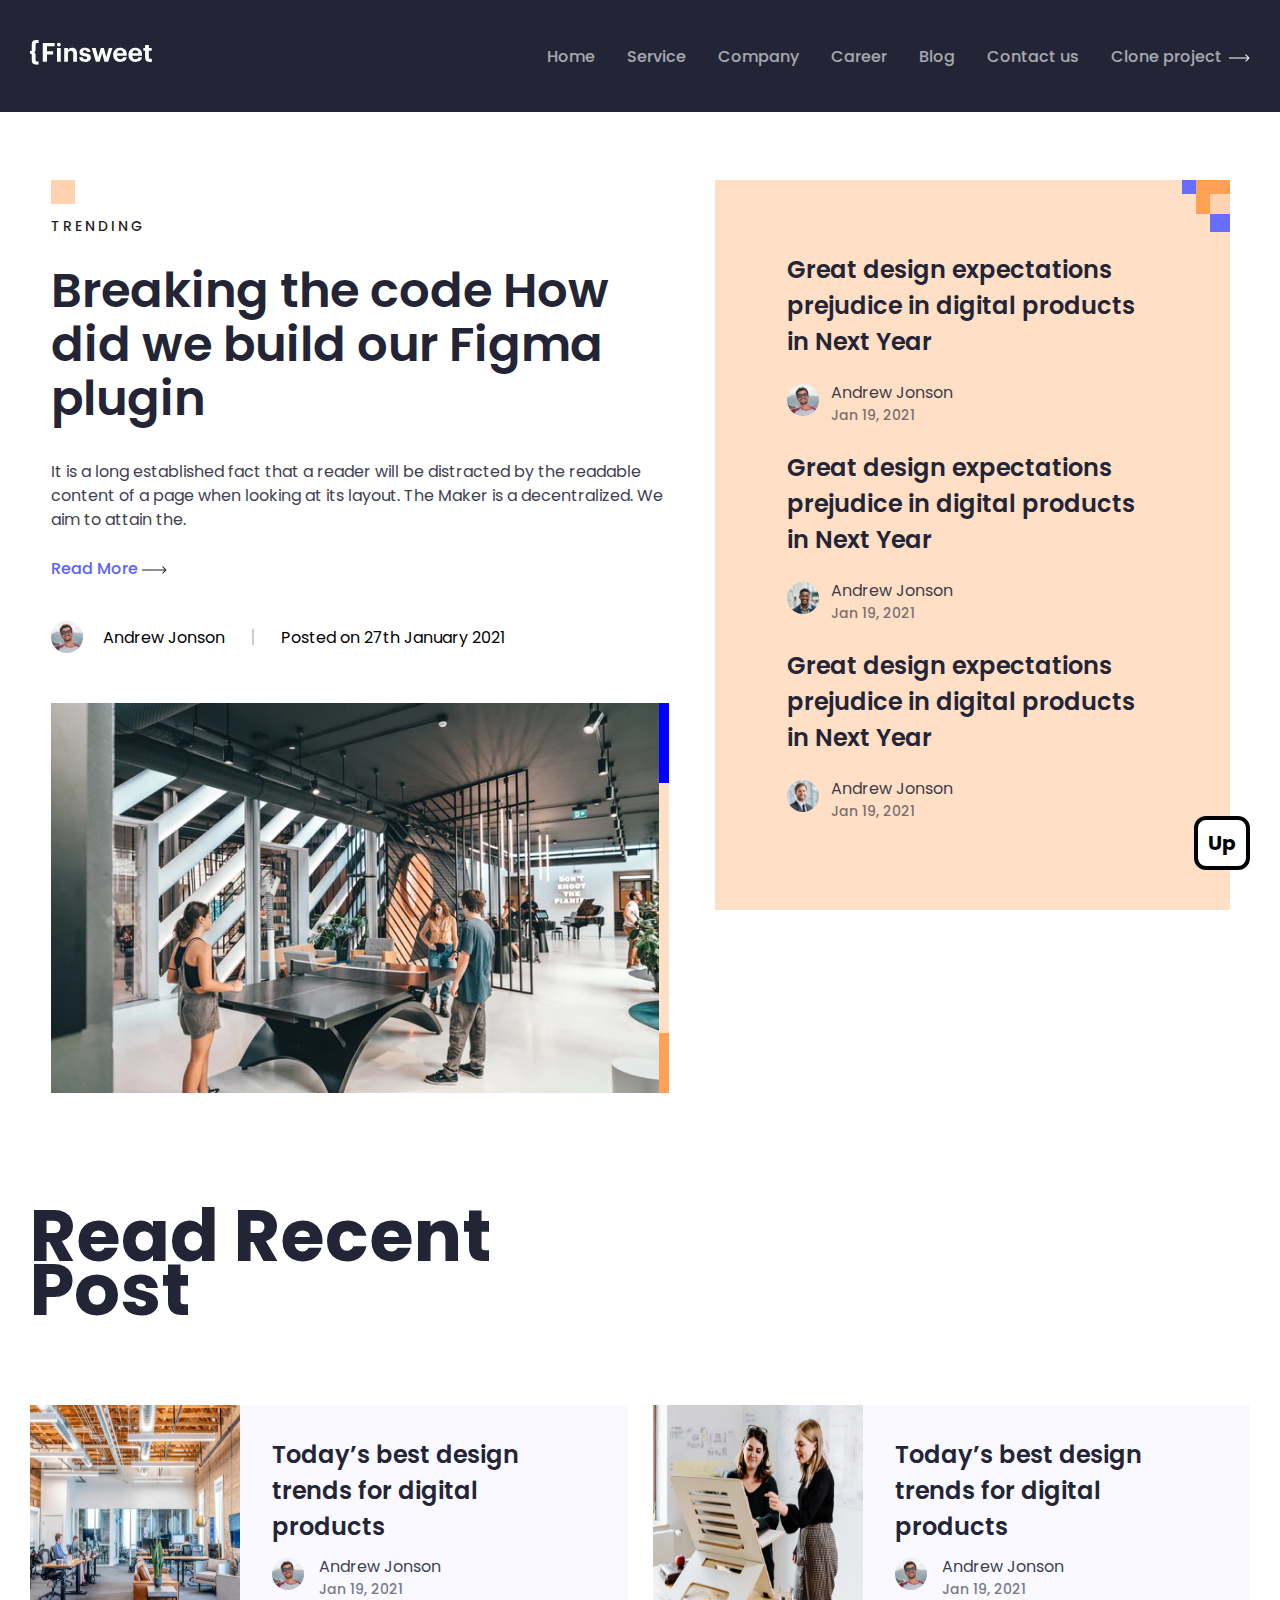
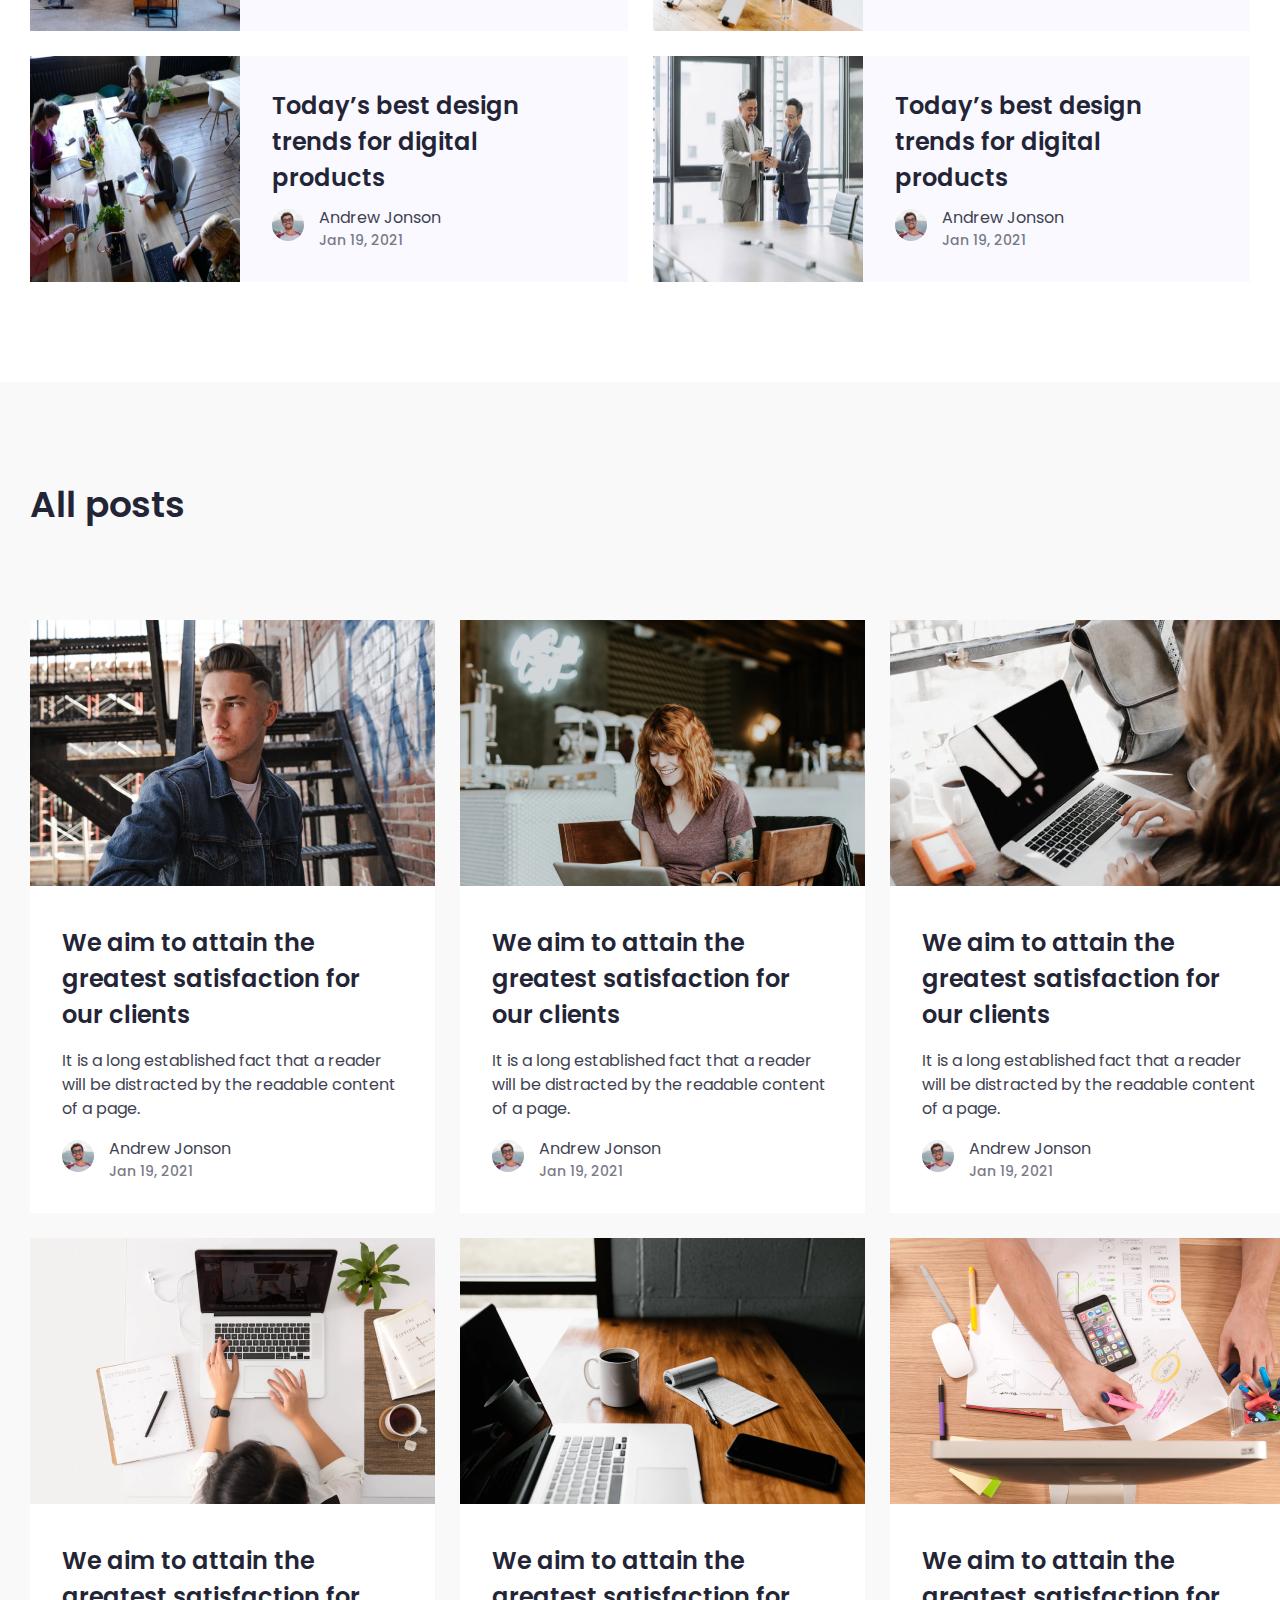
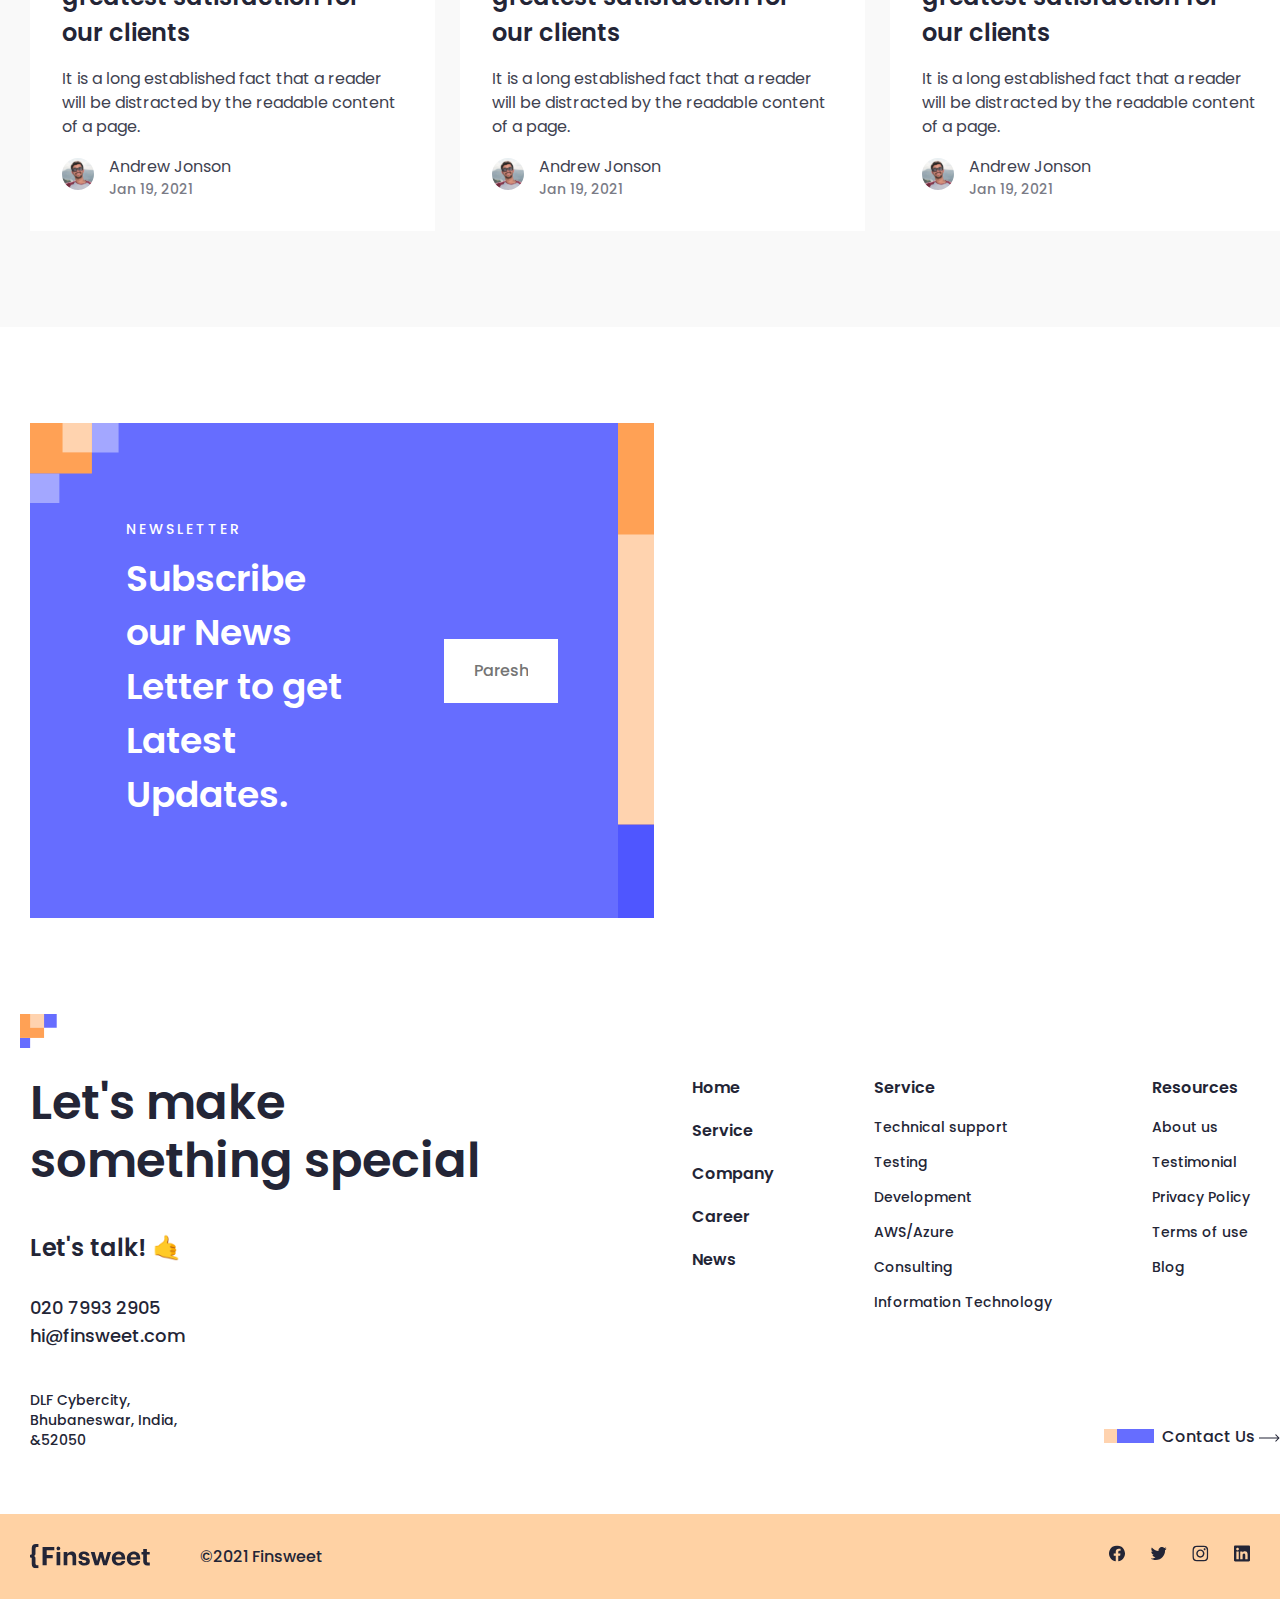
<file: blog.html>
<!DOCTYPE html>
<html lang="en">
  <head>
    <meta charset="UTF-8" />
    <meta http-equiv="X-UA-Compatible" content="IE=edge" />
    <meta name="viewport" content="width=device-width, initial-scale=1.0" />
    <title>Shokhrukh</title>
    <link
      rel="stylesheet"
      href="https://cdnjs.cloudflare.com/ajax/libs/font-awesome/4.7.0/css/font-awesome.min.css"
    />
    <link rel="stylesheet" href="./css/compressed/blog.min.css" />
  </head>
  <body>
    <button id="backtop" style="opacity: 1">
      <a href="#">Up</a>
    </button>
    <header id="header">
      <nav id="nav">
        <div class="container nav-container df-jcsb-aic">
          <div class="nav-left df-jcsb-aic">
            <a href="index.html">
              <img
                src="./images/service/logo.svg"
                alt="logo"
                class="nav-logo"
              />
            </a>
          </div>
          <div class="nav-right">
            <a href="#">
              <ul class="nav-lists df-jcsb-aic">
                <li><a href="index.html">Home</a></li>
                <li><a href="service.html">Service</a></li>
                <li><a href="company.html">Company</a></li>
                <li><a href="career.html">Career</a></li>
                <li><a href="blog.html">Blog</a></li>
                <li><a href="contact.html">Contact us</a></li>
                <li>
                  <a href="career_inner.html">Clone project</a
                  ><img
                    class="der"
                    src="./images/service/deriction.svg"
                    alt=""
                  />
                </li>
              </ul>
              <button id="navbar-open" class="icon">
                <i class="fa fa-bars"></i>
              </button>
            </a>
          </div>

          <div id="navbar-responsive" class="nav-bottom">
            <div class="nav-box">
              <button id="navbar-close">
                <img src="./images/service/close.svg" alt="close" />
              </button>
            </div>

            <ul class="nav-position">
              <li><a href="index.html">Home</a></li>
              <li><a href="service.html">Service</a></li>
              <li><a href="company.html">Company</a></li>
              <li><a href="blog.html">Career</a></li>
              <li><a href="blog.html">Blog</a></li>
              <li><a href="contact.html">Contact us</a></li>
              <li><a href="career_inner.html">Clone project</a></li>
            </ul>
          </div>
        </div>
      </nav>
    </header>

    <main>
      <section>
        <div class="container">
          <div class="welcome__left-right">
            <div class="welcome__left">
              <div class="figure"></div>
              <h5>TREnding</h5>
              <h1>Breaking the code How did we build our Figma plugin</h1>
              <p class="paragraph">
                It is a long established fact that a reader will be distracted
                by the readable content of a page when looking at its layout.
                The Maker is a decentralized. We aim to attain the.
              </p>
              <a href=""
                ><button>
                  Read More <img src="./images/blog/arrow.svg" alt="" /></button
              ></a>
              <div class="person">
                <img src="./images/blog/person-1.svg" alt="img" />
                <p class="name">Andrew Jonson</p>
                <div class="line"></div>
                <p class="date">Posted on 27th January 2021</p>
              </div>
              <div class="photo-hover">
                <img class="image" src="./images/blog/section-1.png" alt="" />
                <div class="hover">
                  <!-- <img class="hover1" src="./images/blog/img-hover.svg" alt="" /> -->
                  <div class="blue"></div>
                  <div class="pink"></div>
                  <div class="orange"></div>
                </div>
              </div>
            </div>

            <div class="welcome__right">
              <div class="position">
                <img src="./images/blog/position.svg" alt="" />
              </div>
              <div class="right">
                <h2>
                  Great design expectations prejudice in digital products in
                  Next Year
                </h2>
                <div class="right_1">
                  <div class="right__1-img">
                    <img src="./images/blog/person-1.svg" alt="" />
                  </div>
                  <div class="right__1-content">
                    <p>Andrew Jonson</p>
                    <p>Jan 19, 2021</p>
                  </div>
                </div>
              </div>
              <div class="right">
                <h2>
                  Great design expectations prejudice in digital products in
                  Next Year
                </h2>
                <div class="right_1">
                  <div class="right__1-img">
                    <img src="./images/blog/person-2.svg" alt="" />
                  </div>
                  <div class="right__1-content">
                    <p>Andrew Jonson</p>
                    <p>Jan 19, 2021</p>
                  </div>
                </div>
              </div>
              <div class="right">
                <h2>
                  Great design expectations prejudice in digital products in
                  Next Year
                </h2>
                <div class="right_1">
                  <div class="right__1-img">
                    <img src="./images/blog/person-3.svg" alt="" />
                  </div>
                  <div class="right__1-content">
                    <p>Andrew Jonson</p>
                    <p>Jan 19, 2021</p>
                  </div>
                </div>
              </div>
            </div>
          </div>
        </div>
      </section>

      <section>
        <div class="container">
          <div class="intro">
            <h1>Read Recent Post</h1>
          </div>

          <div class="cards">
            <div class="card">
              <div class="card__left">
                <img src="./images/blog/section-2.png" alt="" />
              </div>
              <div class="card__right">
                <h2>Today’s best design trends for digital products</h2>
                <div class="right_1">
                  <div class="right__1-img">
                    <img src="./images/blog/person-1.svg" alt="" />
                  </div>
                  <div class="right__1-content">
                    <p>Andrew Jonson</p>
                    <p>Jan 19, 2021</p>
                  </div>
                </div>
              </div>
            </div>

            <div class="card">
              <div class="card__left">
                <img src="./images/blog/section-2(2).png" alt="" />
              </div>
              <div class="card__right">
                <h2>Today’s best design trends for digital products</h2>
                <div class="right_1">
                  <div class="right__1-img">
                    <img src="./images/blog/person-1.svg" alt="" />
                  </div>
                  <div class="right__1-content">
                    <p>Andrew Jonson</p>
                    <p>Jan 19, 2021</p>
                  </div>
                </div>
              </div>
            </div>

            <div class="card">
              <div class="card__left">
                <img src="./images/blog/section-2(3).png" alt="" />
              </div>
              <div class="card__right">
                <h2>Today’s best design trends for digital products</h2>
                <div class="right_1">
                  <div class="right__1-img">
                    <img src="./images/blog/person-1.svg" alt="" />
                  </div>
                  <div class="right__1-content">
                    <p>Andrew Jonson</p>
                    <p>Jan 19, 2021</p>
                  </div>
                </div>
              </div>
            </div>

            <div class="card">
              <div class="card__left">
                <img src="./images/blog/section-2(4).png" alt="" />
              </div>
              <div class="card__right">
                <h2>Today’s best design trends for digital products</h2>
                <div class="right_1">
                  <div class="right__1-img">
                    <img src="./images/blog/person-1.svg" alt="" />
                  </div>
                  <div class="right__1-content">
                    <p>Andrew Jonson</p>
                    <p>Jan 19, 2021</p>
                  </div>
                </div>
              </div>
            </div>
          </div>
        </div>
      </section>

      <section id="bcg">
        <div class="container">
          <div class="start">
            <h1>All posts</h1>
          </div>
          <div class="rows">
            <div class="row">
              <div class="row__img">
                <img src="./images/blog/section-3.png" alt="" />
              </div>
              <div class="row__bottom">
                <div class="row__content">
                  <h1>
                    We aim to attain the greatest satisfaction for our clients
                  </h1>
                  <p>
                    It is a long established fact that a reader will be
                    distracted by the readable content of a page.
                  </p>
                </div>
                <div class="row__content-1">
                  <div class="content__1-img">
                    <img src="./images/blog/person-1.svg" alt="" />
                  </div>
                  <div class="content__1-content">
                    <p>Andrew Jonson</p>
                    <p>Jan 19, 2021</p>
                  </div>
                </div>
              </div>
            </div>

            <div class="row">
              <div class="row__img">
                <img src="./images/blog/section-3(2).png" alt="" />
              </div>
              <div class="row__bottom">
                <div class="row__content">
                  <h1>
                    We aim to attain the greatest satisfaction for our clients
                  </h1>
                  <p>
                    It is a long established fact that a reader will be
                    distracted by the readable content of a page.
                  </p>
                </div>
                <div class="row__content-1">
                  <div class="content__1-img">
                    <img src="./images/blog/person-1.svg" alt="" />
                  </div>
                  <div class="content__1-content">
                    <p>Andrew Jonson</p>
                    <p>Jan 19, 2021</p>
                  </div>
                </div>
              </div>
            </div>

            <div class="row">
              <div class="row__img">
                <img src="./images/blog/section-3(3).png" alt="" />
              </div>
              <div class="row__bottom">
                <div class="row__content">
                  <h1>
                    We aim to attain the greatest satisfaction for our clients
                  </h1>
                  <p>
                    It is a long established fact that a reader will be
                    distracted by the readable content of a page.
                  </p>
                </div>
                <div class="row__content-1">
                  <div class="content__1-img">
                    <img src="./images/blog/person-1.svg" alt="" />
                  </div>
                  <div class="content__1-content">
                    <p>Andrew Jonson</p>
                    <p>Jan 19, 2021</p>
                  </div>
                </div>
              </div>
            </div>

            <div class="row">
              <div class="row__img">
                <img src="./images/blog/section-3(4).png" alt="" />
              </div>
              <div class="row__bottom">
                <div class="row__content">
                  <h1>
                    We aim to attain the greatest satisfaction for our clients
                  </h1>
                  <p>
                    It is a long established fact that a reader will be
                    distracted by the readable content of a page.
                  </p>
                </div>
                <div class="row__content-1">
                  <div class="content__1-img">
                    <img src="./images/blog/person-1.svg" alt="" />
                  </div>
                  <div class="content__1-content">
                    <p>Andrew Jonson</p>
                    <p>Jan 19, 2021</p>
                  </div>
                </div>
              </div>
            </div>

            <div class="row">
              <div class="row__img">
                <img src="./images/blog/section-3(5).png" alt="" />
              </div>
              <div class="row__bottom">
                <div class="row__content">
                  <h1>
                    We aim to attain the greatest satisfaction for our clients
                  </h1>
                  <p>
                    It is a long established fact that a reader will be
                    distracted by the readable content of a page.
                  </p>
                </div>
                <div class="row__content-1">
                  <div class="content__1-img">
                    <img src="./images/blog/person-1.svg" alt="" />
                  </div>
                  <div class="content__1-content">
                    <p>Andrew Jonson</p>
                    <p>Jan 19, 2021</p>
                  </div>
                </div>
              </div>
            </div>

            <div class="row">
              <div class="row__img">
                <img src="./images/blog/section-3(6).png" alt="" />
              </div>
              <div class="row__bottom">
                <div class="row__content">
                  <h1>
                    We aim to attain the greatest satisfaction for our clients
                  </h1>
                  <p>
                    It is a long established fact that a reader will be
                    distracted by the readable content of a page.
                  </p>
                </div>
                <div class="row__content-1">
                  <div class="content__1-img">
                    <img src="./images/blog/person-1.svg" alt="" />
                  </div>
                  <div class="content__1-content">
                    <p>Andrew Jonson</p>
                    <p>Jan 19, 2021</p>
                  </div>
                </div>
              </div>
            </div>
          </div>
        </div>
      </section>
    </main>

    <footer>
        <div class="footer_top">
          <div class="container">
            <div class="card">
              <img class="shape1" src="images/home/shape1.svg" alt="" />
              <img class="shape2" src="images/home/shape2.svg" alt="" />
              <div class="left">
                <h6>NEWSLETTER</h6>
                <h2>Subscribe our News Letter to get Latest Updates.</h2>
              </div>
              <input type="email" placeholder="Paresh@Pixeto.com" />
            </div>
          </div>
        </div>
        <div class="footer_bottom">
          <div class="container">
            <div class="left">
              <img class="shape3" src="images/home/shape3.svg" alt="" />
              <h1>Let's make something special</h1>
              <h6>Let's talk! 🤙</h6>
              <h5>
                020 7993 2905
                <br />
                hi@finsweet.com
              </h5>
              <h4>DLF Cybercity, Bhubaneswar, India, &52050</h4>
            </div>
            <div class="right">
              <ul class="bold">
                <li><a href="index.html">Home</a></li>
                <li><a href="service.html">Service</a></li>
                <li><a href="company.html">Company</a></li>
                <li><a href="career.html">Career</a></li>
                <li><a href="blog.html">News</a></li>
              </ul>
              <ul>
                <li><a class="bold" href="service.html">Service</a></li>
                <li><a href="team.html">Technical support</a></li>
                <li><a href="blog_inner.html">Testing</a></li>
                <li><a href="career.html">Development</a></li>
                <li><a href="career_inner.html">AWS/Azure </a></li>
                <li><a href="contact.html">Consulting</a></li>
                <li><a href="blog.html">Information Technology</a></li>
              </ul>
              <ul>
                <li><a class="bold" href="blog_inner.html">Resources</a></li>
                <li><a href="team.html">About us</a></li>
                <li><a href="company.html">Testimonial</a></li>
                <li><a href="privacy.html">Privacy Policy</a></li>
                <li><a href="contact.html">Terms of use </a></li>
                <li><a href="blog.html">Blog</a></li>
              </ul>
              <div class="contact">
                <img src="images/home/shape4.svg" alt="" />
                <h3>
                  <a href="contact.html"
                    >Contact Us <img src="images/arrow.svg" alt=""
                  /></a>
                </h3>
              </div>
            </div>
          </div>
        </div>
        <section>
          <div class="container">
            <div class="logo">
              <img src="images/Logo.svg" alt="" />
              <h6>©2021 Finsweet</h6>
            </div>
            <div class="sites">
              <a href="https://facebook.com/"
                ><img src="images/facebook.svg" alt=""
              /></a>
              <a href="https://twitter.com/"
                ><img src="images/twitter.svg" alt=""
              /></a>
              <a href="https://instagram.com/"
                ><img src="images/instagram.svg" alt=""
              /></a>
              <a href="https://linkedin.com/"
                ><img src="images/linkedin.svg" alt=""
              /></a>
            </div>
          </div>
        </section>
      </footer>
    <script src="./js/smth.js"></script>
  </body>
</html>
</file>
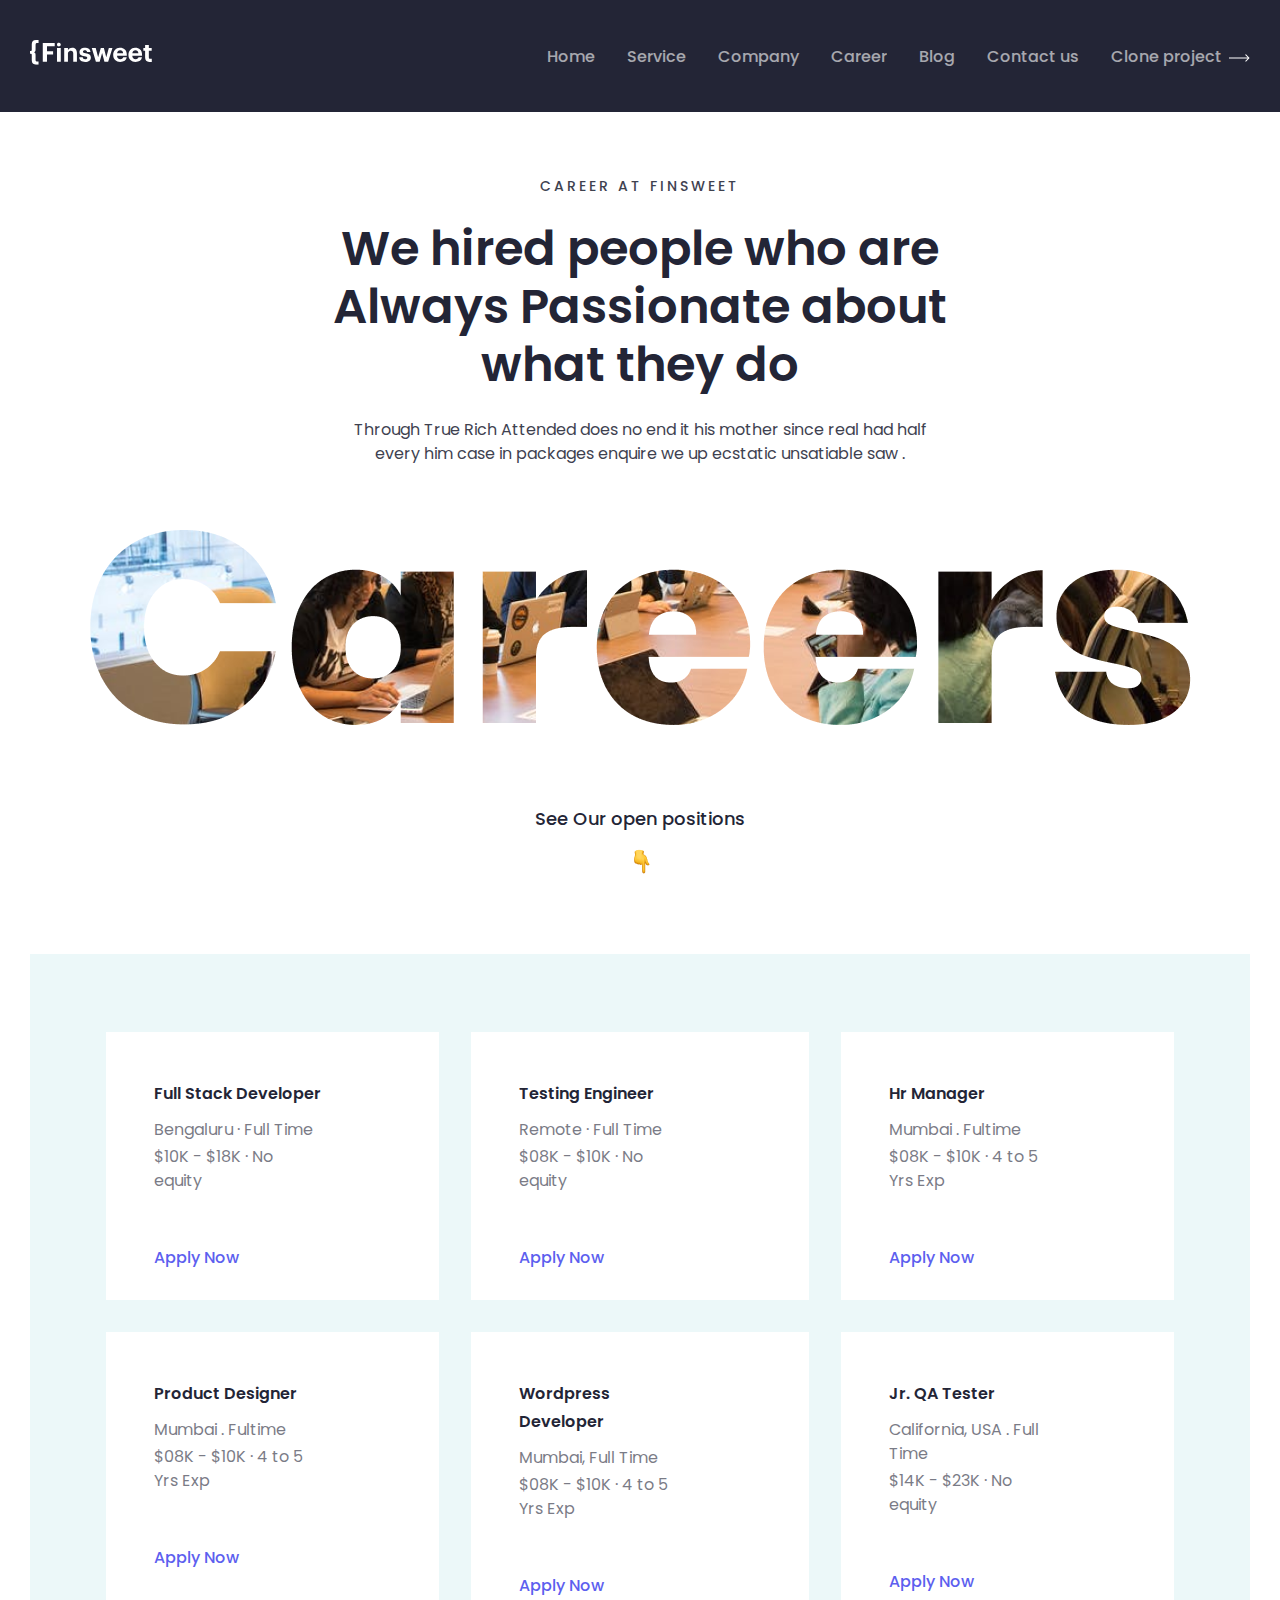
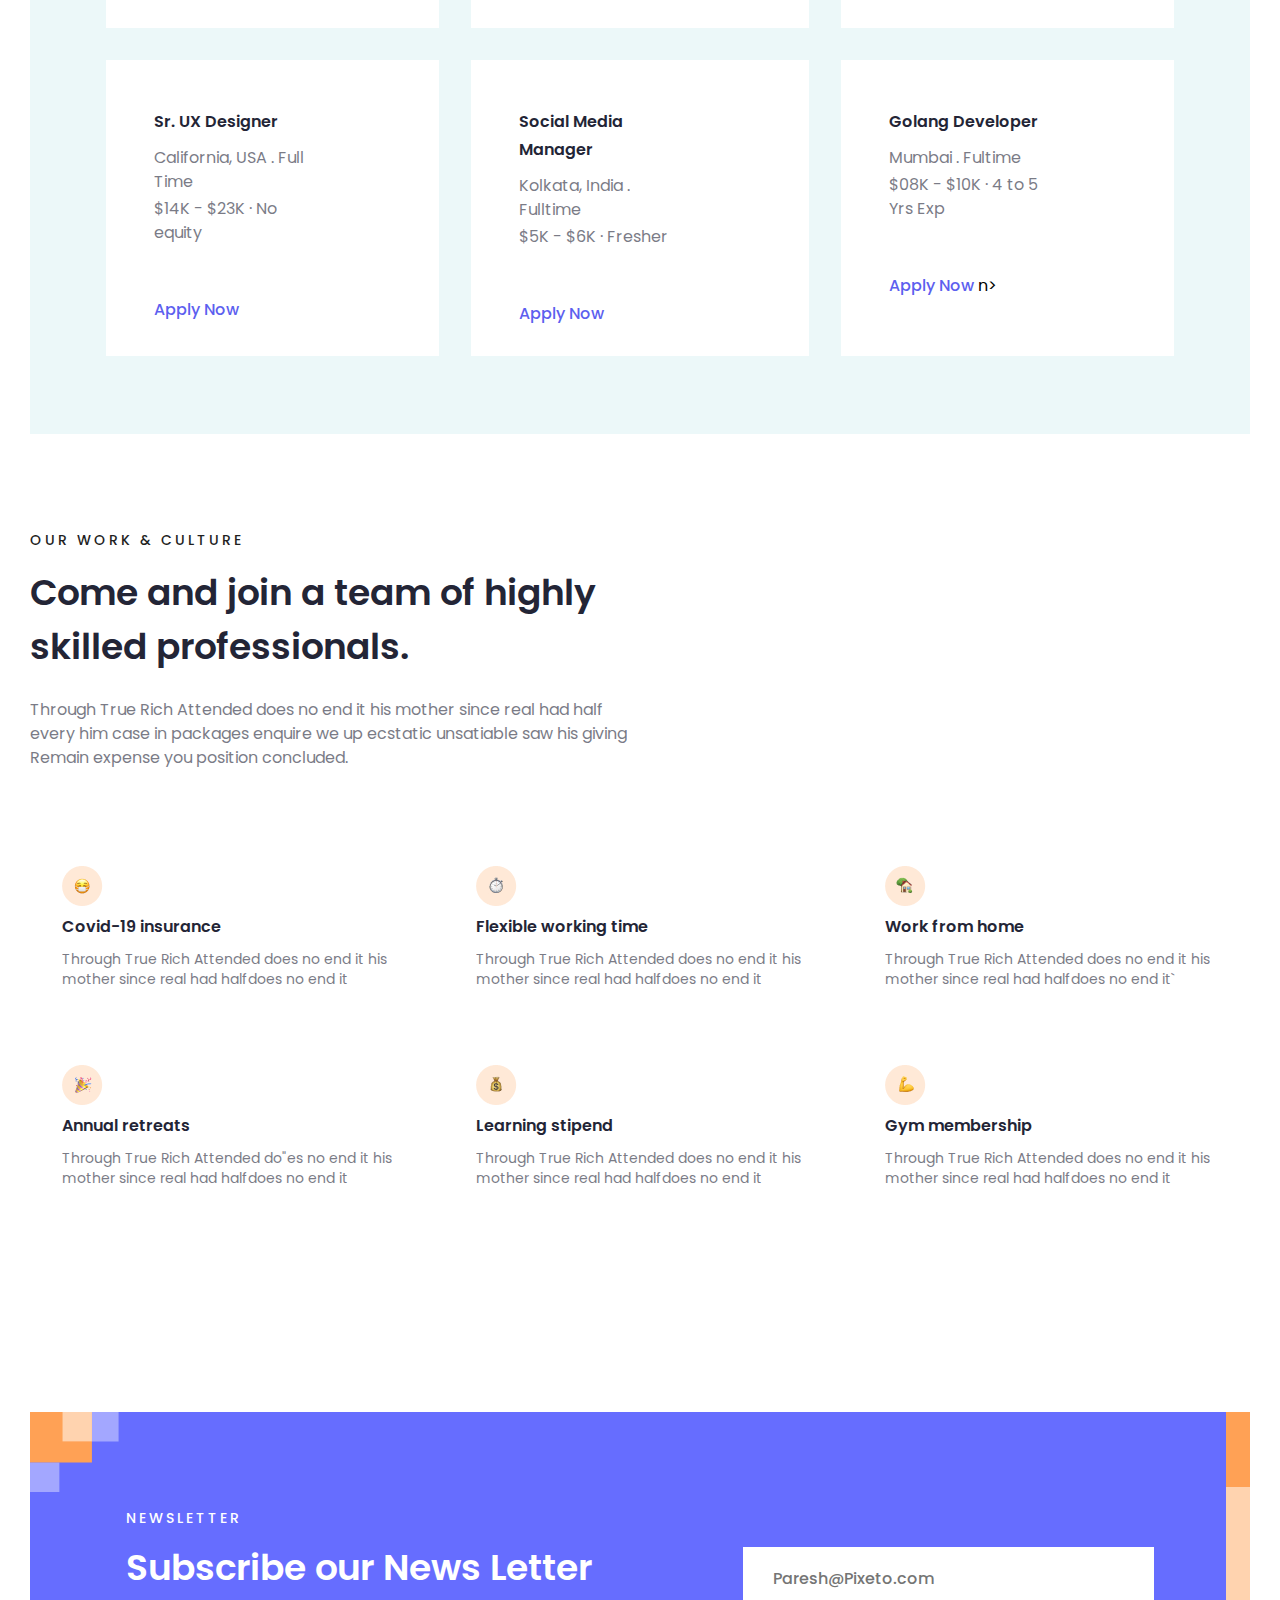
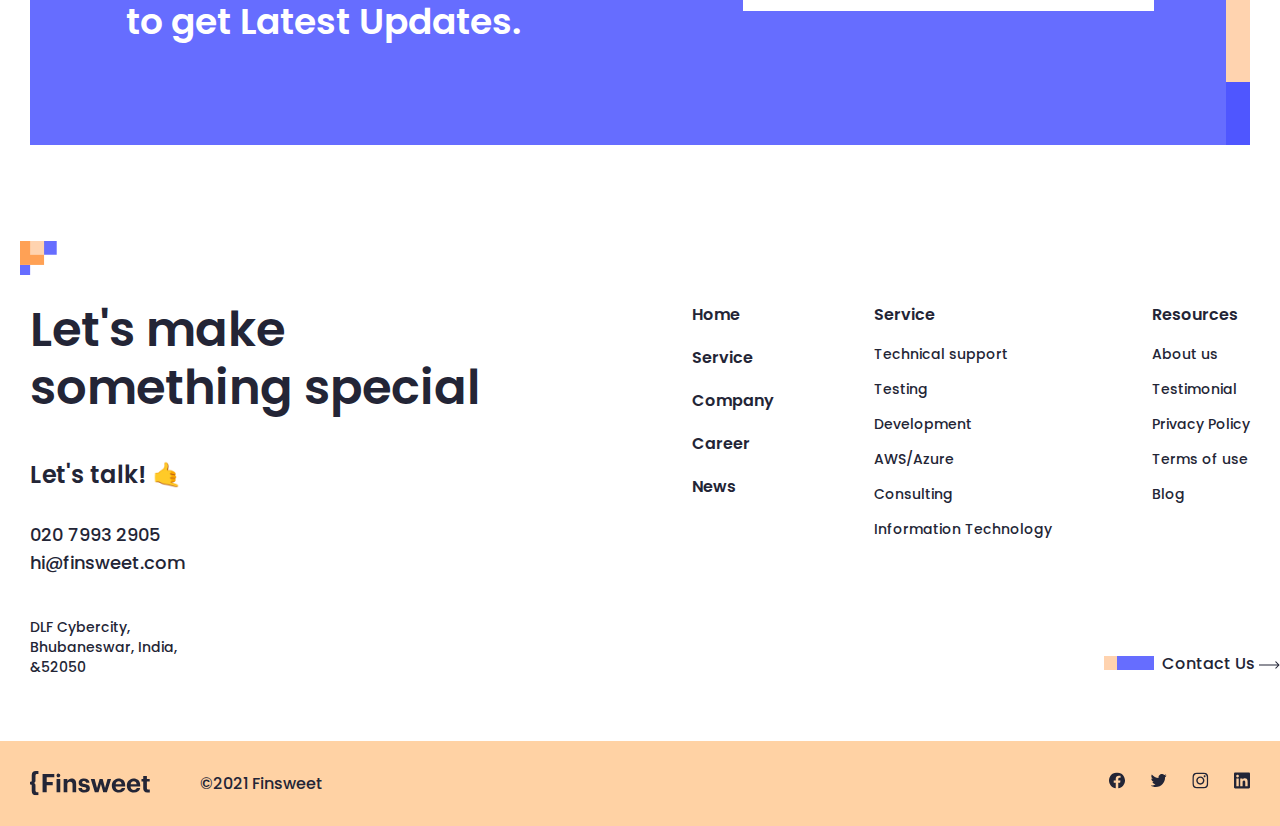
<file: career.html>
<!DOCTYPE html>
<html lang="en">
  <head>
    <meta charset="UTF-8" />
    <meta http-equiv="X-UA-Compatible" content="IE=edge" />
    <meta name="viewport" content="width=device-width, initial-scale=1.0" />
    <title>Akbarshax</title>
    <link rel="stylesheet" href="css/compressed/career.min.css" />
    <link
      rel="stylesheet"
      href="https://unicons.iconscout.com/release/v4.0.0/css/line.css" />
    <link
      rel="stylesheet"
      href="https://fonts.googleapis.com/css2?family=Material+Symbols+Outlined:opsz,wght,FILL,GRAD@48,400,0,0" />
    <link
      rel="stylesheet"
      href="https://cdnjs.cloudflare.com/ajax/libs/font-awesome/4.7.0/css/font-awesome.min.css" />
  </head>

  <body>
    <main>
      <header id="header">
        <nav id="nav">
          <div class="container nav-container df-jcsb-aic">
            <div class="nav-left df-jcsb-aic">
              <a href="index.html">
                <img
                  src="./images/service/logo.svg"
                  alt="logo"
                  class="nav-logo" />
              </a>
            </div>
            <div class="nav-right">
              <a href="#">
                <ul class="nav-lists df-jcsb-aic">
                  <li><a href="index.html">Home</a></li>
                  <li><a href="service.html">Service</a></li>
                  <li><a href="company.html">Company</a></li>
                  <li><a href="career.html">Career</a></li>
                  <li><a href="blog.html">Blog</a></li>
                  <li><a href="contact.html">Contact us</a></li>
                  <li>
                    <a href="career_inner.html">Clone project</a
                    ><img
                      class="der"
                      src="./images/service/deriction.svg"
                      alt="" />
                  </li>
                </ul>
                <button id="navbar-open" class="icon">
                  <i class="fa fa-bars"></i>
                </button>
              </a>
            </div>

            <div id="navbar-responsive" class="nav-bottom">
              <div class="nav-box">
                <button id="navbar-close">
                  <img src="./images/service/close.svg" alt="close" />
                </button>
              </div>

              <ul class="nav-position">
                <li><a href="index.html">Home</a></li>
                <li><a href="service.html">Service</a></li>
                <li><a href="company.html">Company</a></li>
                <li><a href="blog.html">Career</a></li>
                <li><a href="blog.html">Blog</a></li>
                <li><a href="contact.html">Contact us</a></li>
                <li><a href="career_inner.html">Clone project</a></li>
              </ul>
            </div>
          </div>
        </nav>
      </header>
      <section>
        <div class="container">
          <div class="content">
            <h4>CAREER AT FINSWEET</h4>
            <h3>
              We hired people who are <br />
              Always Passionate about <br />
              what they do
            </h3>
            <p>
              Through True Rich Attended does no end it his mother since real
              had half <br />
              every him case in packages enquire we up ecstatic unsatiable saw .
            </p>
            <div class="content-img">
              <img src="images/career_img/careers.png" alt="" class="center" />
              <h5>See Our open positions</h5>
              <img src="./images/career_img/hand.png" alt="" class="center" />
            </div>
          </div>
        </div>
      </section>
      <section>
        <div class="container">
          <div class="careers-content">
            <div class="cards">
              <div class="card">
                <h2>Full Stack Developer</h2>
                <h3>Bengaluru · Full Time</h3>
                <p class="score">$10K - $18K · No equity</p>
                <a class="card_link" href="#">Apply Now </a>
              </div>

              <div class="card">
                <h2>Testing Engineer</h2>
                <h3>Remote · Full Time</h3>
                <p class="score">$08K - $10K · No equity</p>
                <a class="card_link" href="#">Apply Now </a>
              </div>
              <div class="card">
                <h2>Hr Manager</h2>
                <h3>Mumbai . Fultime</h3>
                <p class="score">$08K - $10K · 4 to 5 Yrs Exp</p>
                <a class="card_link" href="#">Apply Now </a>
              </div>
              <div class="card">
                <h2>Product Designer</h2>
                <h3>Mumbai . Fultime</h3>
                <p class="score">$08K - $10K · 4 to 5 Yrs Exp</p>
                <a class="card_link" href="#">Apply Now </a>
              </div>
              <div class="card">
                <h2>Wordpress Developer</h2>
                <h3>Mumbai, Full Time</h3>
                <p class="score">$08K - $10K · 4 to 5 Yrs Exp</p>
                <a class="card_link" href="#">Apply Now </a>
              </div>
              <div class="card">
                <h2>Jr. QA Tester</h2>
                <h3>California, USA . Full Time</h3>
                <p class="score">$14K - $23K · No equity</p>
                <a class="card_link" href="#">Apply Now </a>
              </div>
              <div class="card">
                <h2>Sr. UX Designer</h2>
                <h3>California, USA . Full Time</h3>
                <p class="score">$14K - $23K · No equity</p>
                <a class="card_link" href="#">Apply Now </a>
              </div>
              <div class="card">
                <h2>Social Media Manager</h2>
                <h3>Kolkata, India . Fulltime</h3>
                <p class="score">$5K - $6K · Fresher</p>
                <a class="card_link" href="#">Apply Now </a>
              </div>
              <div class="card">
                <h2>Golang Developer</h2>
                <h3>Mumbai . Fultime</h3>
                <p class="score">$08K - $10K · 4 to 5 Yrs Exp</p>
                <a class="card_link" href="#">Apply Now </a>n>
              </div>
            </div>
          </div>
        </div>
      </section>
      <section>
        <div class="container">
          <div class="culture">
            <div class="culture-top">
              <h4>OUR WORK & CULTURE</h4>
              <h2>
                Come and join a team of highly <br />
                skilled professionals.
              </h2>
              <p>
                Through True Rich Attended does no end it his mother since real
                had half <br />
                every him case in packages enquire we up ecstatic unsatiable saw
                his giving <br />
                Remain expense you position concluded.
              </p>
            </div>
            <div class="culture-bottom">
              <div class="card">
                <img src="images/career_img/Culture Icon.png" alt="" />
                <h2>Covid-19 insurance</h2>
                <p>
                  Through True Rich Attended does no end it his <br />
                  mother since real had halfdoes no end it
                </p>
              </div>
              <div class="card">
                <img src="images/career_img/clock.png" alt="" />
                <h2>Flexible working time</h2>
                <p>
                  Through True Rich Attended does no end it his <br />
                  mother since real had halfdoes no end it
                </p>
              </div>
              <div class="card">
                <img src="images/career_img/home.png" alt="" />
                <h2>Work from home</h2>
                <p>
                  Through True Rich Attended does no end it his <br />
                  mother since real had halfdoes no end it`
                </p>
              </div>
              <div class="card">
                <img src="images/career_img/happy.png" alt="" />
                <h2>Annual retreats</h2>
                <p>
                  Through True Rich Attended do"es no end it his <br />
                  mother since real had halfdoes no end it
                </p>
              </div>
              <div class="card">
                <img src="images/career_img/money.png" alt="" />
                <h2>Learning stipend</h2>
                <p>
                  Through True Rich Attended does no end it his <br />
                  mother since real had halfdoes no end it
                </p>
              </div>
              <div class="card">
                <img src="images/career_img/gym.png" alt="" />
                <h2>Gym membership</h2>
                <p>
                  Through True Rich Attended does no end it his <br />
                  mother since real had halfdoes no end it
                </p>
              </div>
            </div>
          </div>
        </div>
      </section>
    </main>
    <footer>
      <div class="footer_top">
        <div class="container">
          <div class="card">
            <img class="shape1" src="images/home/shape1.svg" alt="" />
            <img class="shape2" src="images/home/shape2.svg" alt="" />
            <div class="left">
              <h6>NEWSLETTER</h6>
              <h2>Subscribe our News Letter to get Latest Updates.</h2>
            </div>
            <input type="email" placeholder="Paresh@Pixeto.com" />
          </div>
        </div>
      </div>
      <div class="footer_bottom">
        <div class="container">
          <div class="left">
            <img class="shape3" src="images/home/shape3.svg" alt="" />
            <h1>Let's make something special</h1>
            <h6>Let's talk! 🤙</h6>
            <h5>
              020 7993 2905
              <br />
              hi@finsweet.com
            </h5>
            <h4>DLF Cybercity, Bhubaneswar, India, &52050</h4>
          </div>
          <div class="right">
            <ul class="bold">
              <li><a href="index.html">Home</a></li>
              <li><a href="service.html">Service</a></li>
              <li><a href="company.html">Company</a></li>
              <li><a href="career.html">Career</a></li>
              <li><a href="blog.html">News</a></li>
            </ul>
            <ul>
              <li><a class="bold" href="service.html">Service</a></li>
              <li><a href="team.html">Technical support</a></li>
              <li><a href="blog_inner.html">Testing</a></li>
              <li><a href="career.html">Development</a></li>
              <li><a href="career_inner.html">AWS/Azure </a></li>
              <li><a href="contact.html">Consulting</a></li>
              <li><a href="blog.html">Information Technology</a></li>
            </ul>
            <ul>
              <li><a class="bold" href="blog_inner.html">Resources</a></li>
              <li><a href="team.html">About us</a></li>
              <li><a href="company.html">Testimonial</a></li>
              <li><a href="privacy.html">Privacy Policy</a></li>
              <li><a href="contact.html">Terms of use </a></li>
              <li><a href="blog.html">Blog</a></li>
            </ul>
            <div class="contact">
              <img src="images/home/shape4.svg" alt="" />
              <h3>
                <a href="contact.html"
                  >Contact Us <img src="images/arrow.svg" alt=""
                /></a>
              </h3>
            </div>
          </div>
        </div>
      </div>
      <section>
        <div class="container">
          <div class="logo">
            <img src="images/Logo.svg" alt="" />
            <h6>©2021 Finsweet</h6>
          </div>
          <div class="sites">
            <a href="https://facebook.com/"
              ><img src="images/facebook.svg" alt=""
            /></a>
            <a href="https://twitter.com/"
              ><img src="images/twitter.svg" alt=""
            /></a>
            <a href="https://instagram.com/"
              ><img src="images/instagram.svg" alt=""
            /></a>
            <a href="https://linkedin.com/"
              ><img src="images/linkedin.svg" alt=""
            /></a>
          </div>
        </div>
      </section>
    </footer>
    <script src="js/smth.js"></script>
  </body>
</html>
</file>
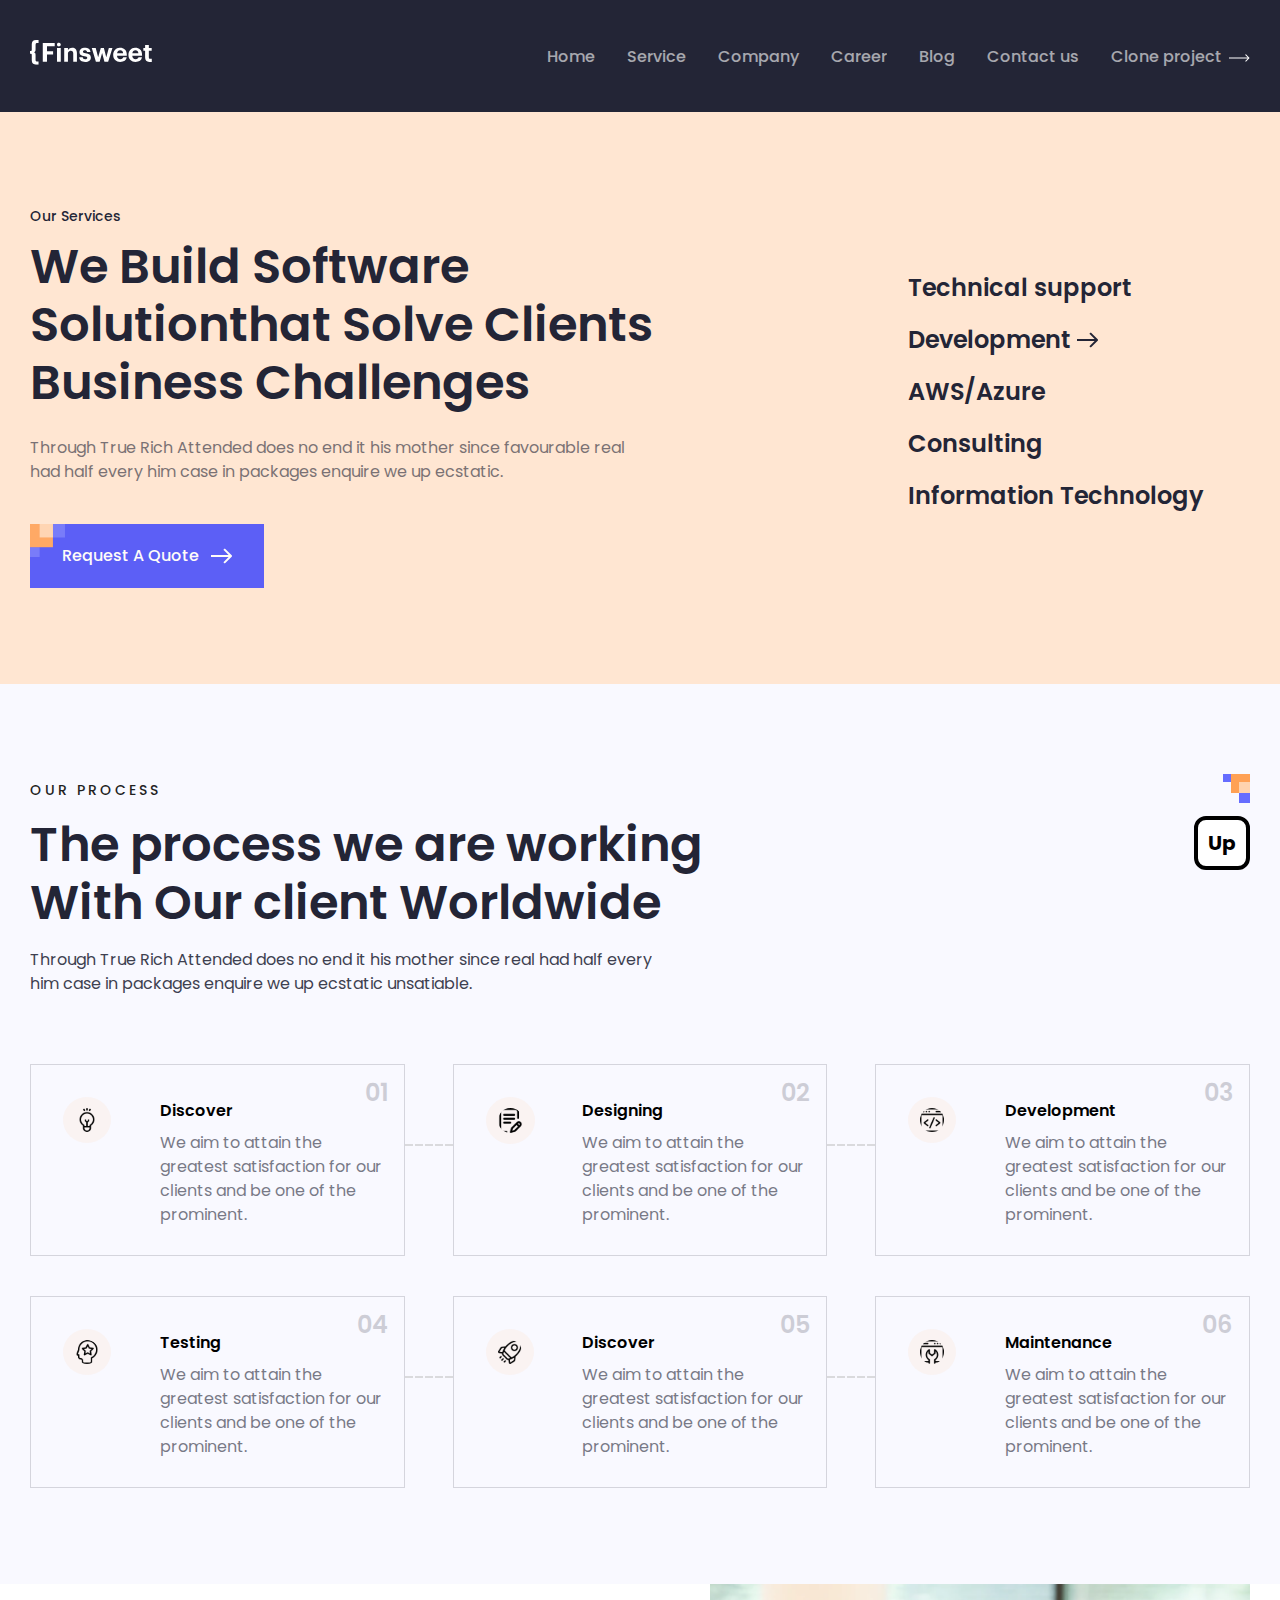
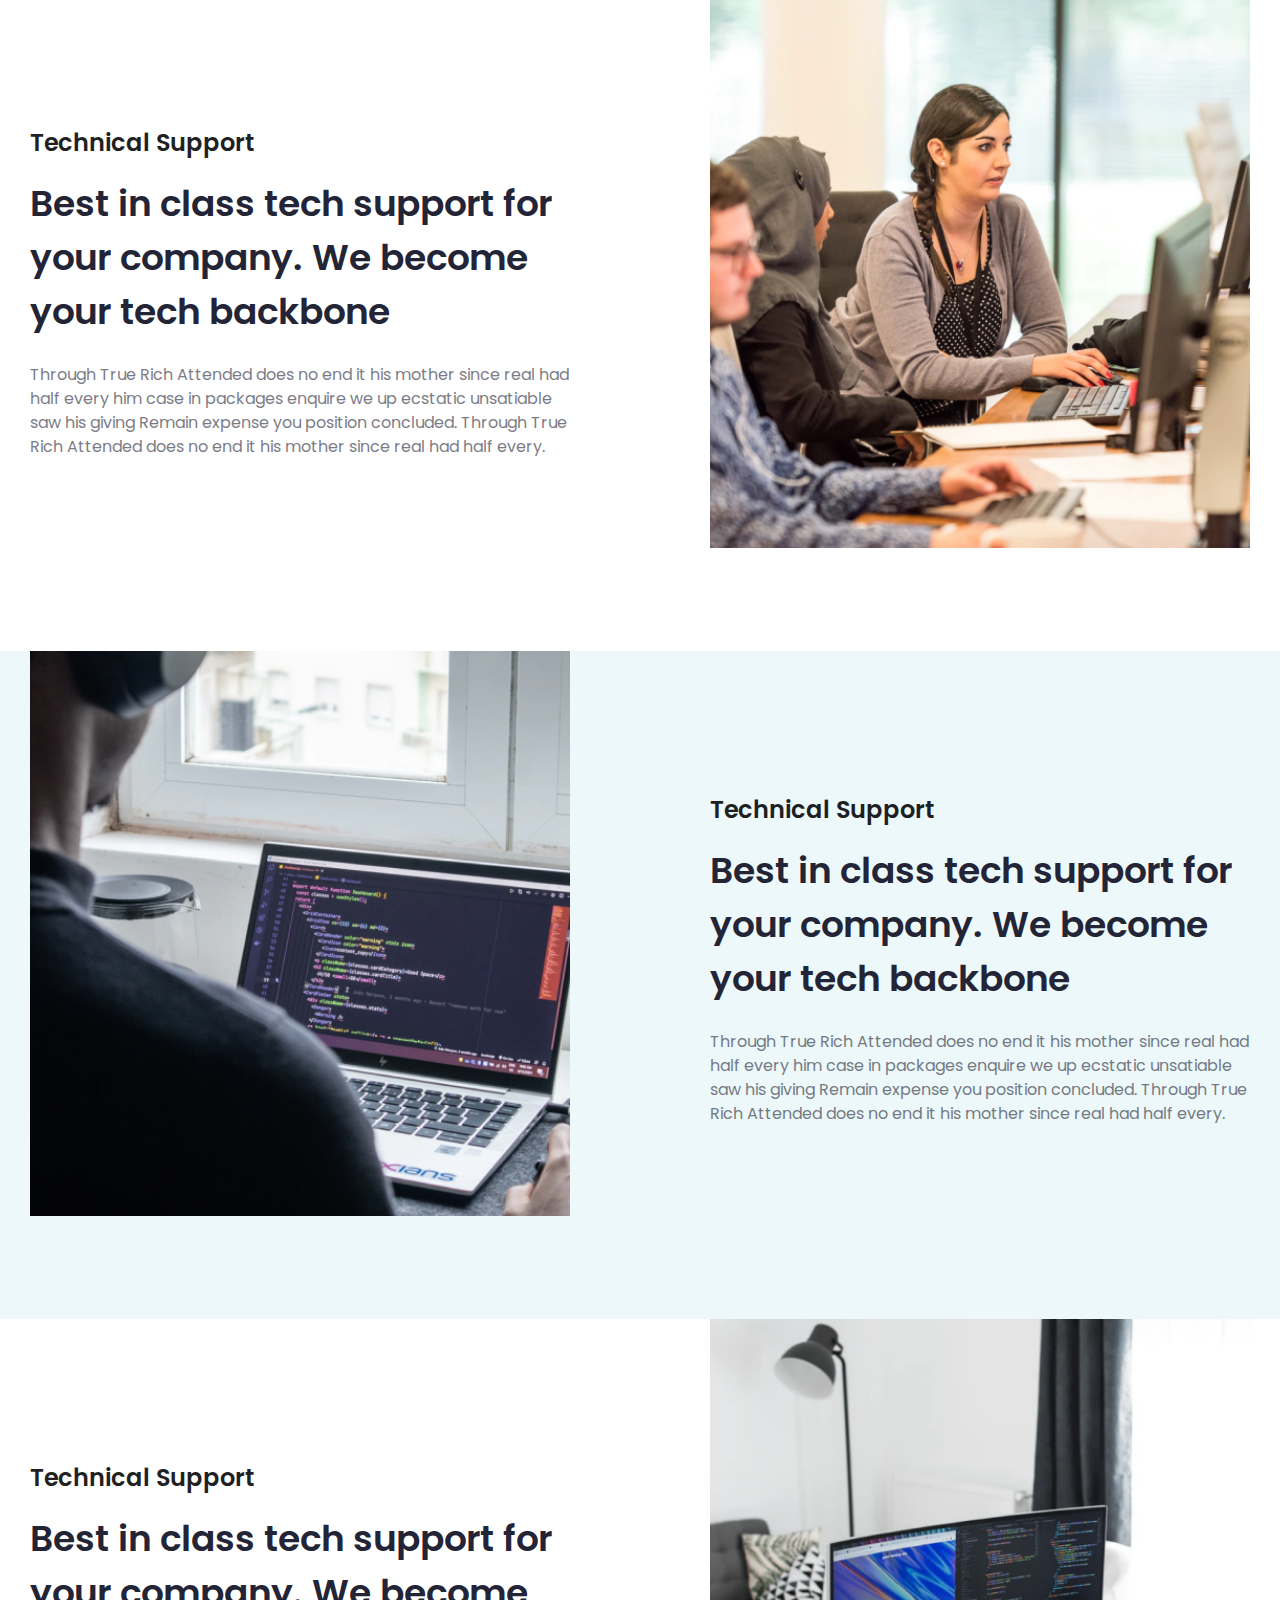
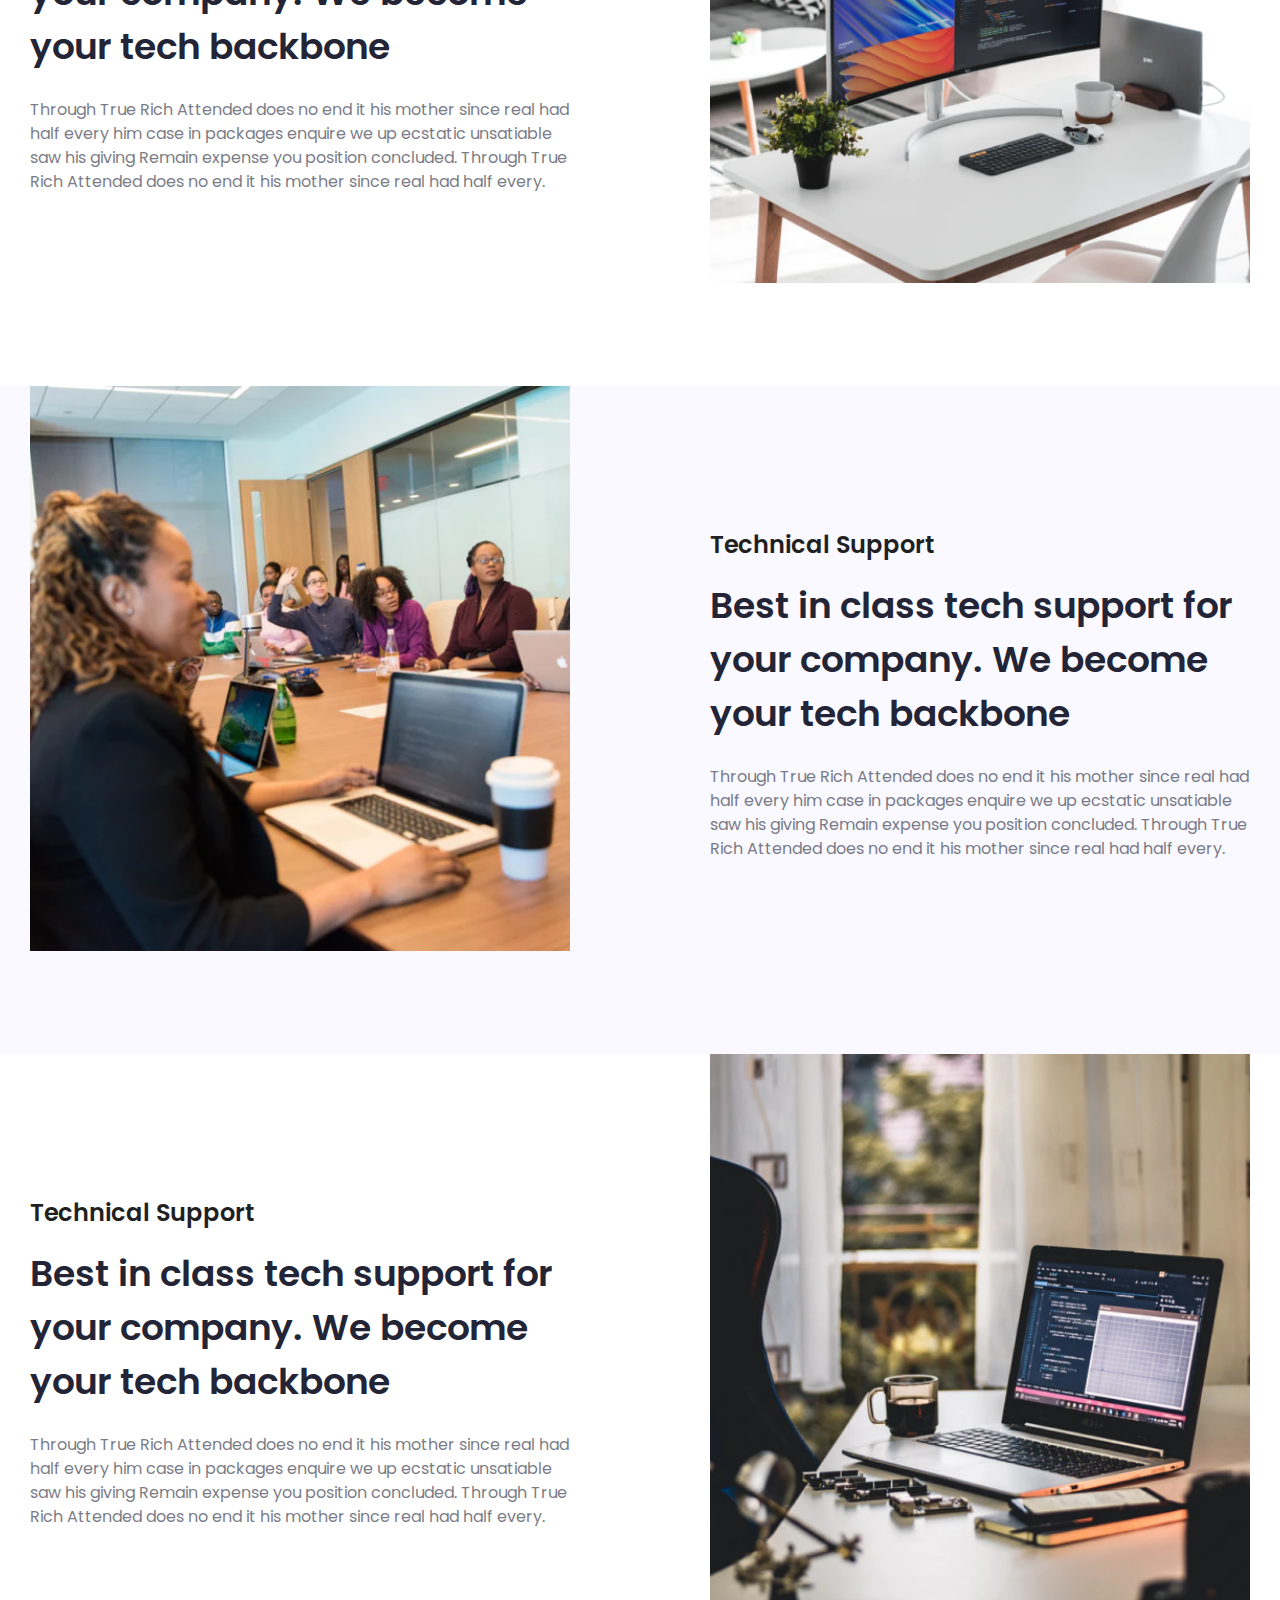
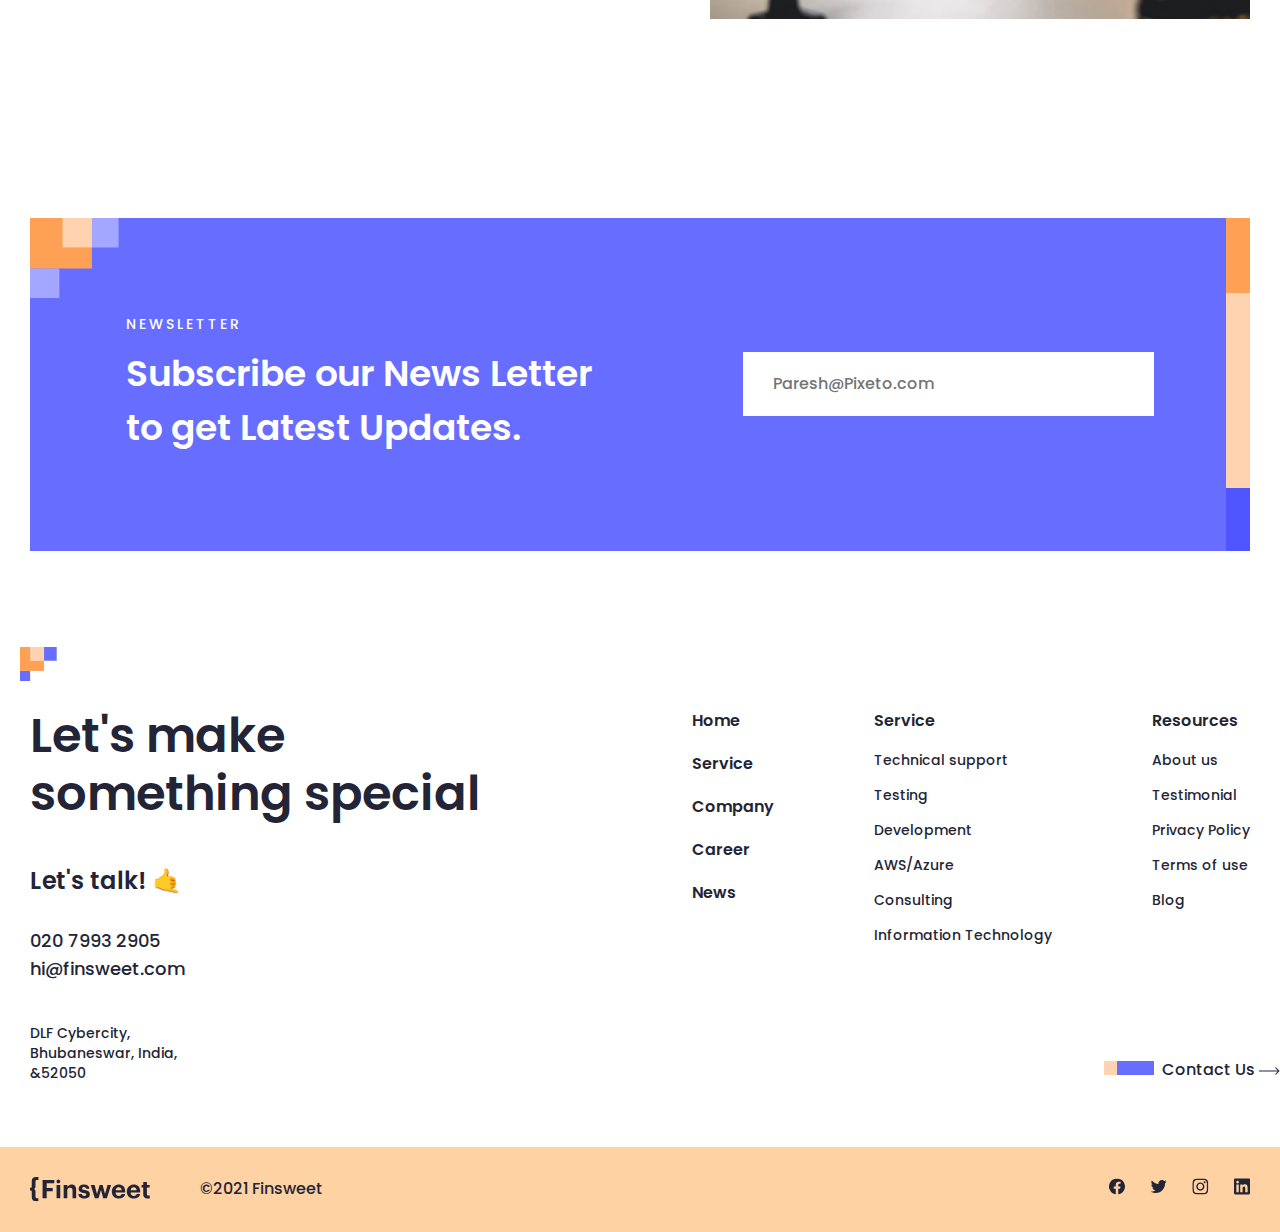
<file: service.html>
<!DOCTYPE html>
<html lang="en">
  <head>
    <meta charset="UTF-8" />
    <meta http-equiv="X-UA-Compatible" content="IE=edge" />
    <meta name="viewport" content="width=device-width, initial-scale=1.0" />
    <link rel="stylesheet" href="./css/compressed/service.min.css" />
    <title>Abdulaziz</title>
    <link
      rel="stylesheet"
      href="https://cdnjs.cloudflare.com/ajax/libs/font-awesome/4.7.0/css/font-awesome.min.css"
    />

  </head>
  <body>
    <button id="backtop" style="opacity: 1">
      <a href="#">Up</a>
    </button>
    <header id="header">
      <nav id="nav">
        <div class="container nav-container df-jcsb-aic">
          <div class="nav-left df-jcsb-aic">
            <a href="index.html">
              <img
                src="./images/service/logo.svg"
                alt="logo"
                class="nav-logo"
              />
            </a>
          </div>
          <div class="nav-right">
            <a href="#">
              <ul class="nav-lists df-jcsb-aic">
                <li><a href="index.html">Home</a></li>
                <li><a href="service.html">Service</a></li>
                <li><a href="company.html">Company</a></li>
                <li><a href="career.html">Career</a></li>
                <li><a href="blog.html">Blog</a></li>
                <li><a href="contact.html">Contact us</a></li>
                <li>
                  <a href="career_inner.html">Clone project</a
                  ><img
                    class="der"
                    src="./images/service/deriction.svg"
                    alt=""
                  />
                </li>
              </ul>
              <button id="navbar-open" class="icon">
                <i class="fa fa-bars"></i>
              </button>
            </a>
          </div>

          <div id="navbar-responsive" class="nav-bottom">
            <div class="nav-box">
              <button id="navbar-close">
                <img src="./images/service/close.svg" alt="close" />
              </button>
            </div>

            <ul class="nav-position">
              <li><a href="index.html">Home</a></li>
              <li><a href="service.html">Service</a></li>
              <li><a href="company.html">Company</a></li>
              <li><a href="blog.html">Career</a></li>
              <li><a href="blog.html">Blog</a></li>
              <li><a href="contact.html">Contact us</a></li>
              <li><a href="career_inner.html">Clone project</a></li>
            </ul>
          </div>
        </div>
      </nav>
    </header>
    <main>
      <!-- start home -->
      <section id="home">
        <div class="container">
          <div class="home-row">
            <div class="home-left">
              <p>Our Services</p>
              <h1>
                We Build Software Solutionthat Solve Clients Business Challenges
              </h1>
              <h4>
                Through True Rich Attended does no end it his mother since
                favourable real had half every him case in packages enquire we
                up ecstatic.
              </h4>

              <button class="btn">
                Request A Quote
                <img src="./images/service/Icon.svg" alt="icon" />
              </button>
            </div>
            <div class="home-right">
              <h2>Technical support</h2>
              <h2>
                Development <img src="./images/service/icon2.svg" alt="icon2" />
              </h2>
              <h2>AWS/Azure</h2>
              <h2>Consulting</h2>
              <h2>Information Technology</h2>
            </div>
          </div>
        </div>
      </section>

      <!-- start about -->

      <section id="about">
        <div class="container">
          <div class="about-row">
            <div class="about-top">
              <p>Our Process</p>
              <h1>The process we are working With Our client Worldwide</h1>
              <h4>
                Through True Rich Attended does no end it his mother since real
                had half every him case in packages enquire we up ecstatic
                unsatiable.
              </h4>
              <img src="./images/service/about.svg" alt="" />
            </div>

            <div class="about-content">
              <div class="card">
                <h5>01</h5>
                <div class="card-content">
                  <div class="icon">
                    <img src="./images/service/lanpo.svg" alt="icon" />
                  </div>
                  <div class="card-left">
                    <h1>Discover</h1>
                    <p>
                      We aim to attain the greatest satisfaction for our clients
                      and be one of the prominent.
                    </p>
                  </div>
                </div>
                <div class="img">
                  <img src="./images/service/divadr.png" alt="" />
                </div>
              </div>
              <div class="card1">
                <img src="./images/service/card.svg" alt="sers" />
              </div>
              <div class="card">
                <h5>02</h5>
                <div class="card-content">
                  <div class="icon">
                    <img src="./images/service/about2.svg" alt="icon" />
                  </div>
                  <div class="card-left">
                    <h1>Designing</h1>
                    <p>
                      We aim to attain the greatest satisfaction for our clients
                      and be one of the prominent.
                    </p>
                  </div>
                </div>
                <div class="img">
                  <img src="./images/service/divadr.png" alt="" />
                </div>
              </div>
              <div class="card1">
                <img src="./images/service/card.svg" alt="sers" />
              </div>
              <div class="card">
                <h5>03</h5>
                <div class="card-content">
                  <div class="icon">
                    <img src="./images/service/about3.svg" alt="icon" />
                  </div>
                  <div class="card-left">
                    <h1>Development</h1>
                    <p>
                      We aim to attain the greatest satisfaction for our clients
                      and be one of the prominent.
                    </p>
                  </div>
                </div>
                <div class="img">
                  <img src="./images/service/divadr.png" alt="" />
                </div>
              </div>
            </div>
            <div class="about-content">
              <div class="card">
                <h5>04</h5>
                <div class="card-content">
                  <div class="icon">
                    <img src="./images/service/about4.svg" alt="icon" />
                  </div>
                  <div class="card-left">
                    <h1>Testing</h1>
                    <p>
                      We aim to attain the greatest satisfaction for our clients
                      and be one of the prominent.
                    </p>
                  </div>
                </div>
                <div class="img">
                  <img src="./images/service/divadr.png" alt="" />
                </div>
              </div>
              <div class="card1">
                <img src="./images/service/card.svg" alt="sers" />
              </div>
              <div class="card">
                <h5>05</h5>
                <div class="card-content">
                  <div class="icon">
                    <img src="./images/service/about5.svg" alt="icon" />
                  </div>
                  <div class="card-left">
                    <h1>Discover</h1>
                    <p>
                      We aim to attain the greatest satisfaction for our clients
                      and be one of the prominent.
                    </p>
                  </div>
                </div>
                <div class="img">
                  <img src="./images/service/divadr.png" alt="" />
                </div>
              </div>
              <div class="card1">
                <img src="./images/service/card.svg" alt="sers" />
              </div>
              <div class="card">
                <h5>06</h5>
                <div class="card-content">
                  <div class="icon">
                    <img src="./images/service/about6.svg" alt="icon" />
                  </div>
                  <div class="card-left">
                    <h1>Maintenance</h1>
                    <p>
                      We aim to attain the greatest satisfaction for our clients
                      and be one of the prominent.
                    </p>
                  </div>
                </div>
                <div class="img">
                  <img src="./images/service/divadr.png" alt="" />
                </div>
              </div>
            </div>
          </div>
        </div>
      </section>

      <!-- start hero -->
      <section id="hero">
        <div class="container">
          <div class="row">
            <div class="left">
              <h4>Technical Support</h4>
              <h1>
                Best in class tech support for your company. We become your tech
                backbone
              </h1>
              <p>
                Through True Rich Attended does no end it his mother since real
                had half every him case in packages enquire we up ecstatic
                unsatiable saw his giving Remain expense you position concluded.
                Through True Rich Attended does no end it his mother since real
                had half every.
              </p>
            </div>
            <div class="right">
              <img src="./images/service/hero.png" alt="hero" />
            </div>
          </div>
        </div>
      </section>
      <section id="hero2">
        <div class="container">
          <div class="row">
            <div class="right">
              <img src="./images/service/hero2.png" alt="hero" />
            </div>
            <div class="left">
              <h4>Technical Support</h4>
              <h1>
                Best in class tech support for your company. We become your tech
                backbone
              </h1>
              <p>
                Through True Rich Attended does no end it his mother since real
                had half every him case in packages enquire we up ecstatic
                unsatiable saw his giving Remain expense you position concluded.
                Through True Rich Attended does no end it his mother since real
                had half every.
              </p>
            </div>
          </div>
        </div>
      </section>
      <section id="hero3">
        <div class="container">
          <div class="row">
            <div class="left">
              <h4>Technical Support</h4>
              <h1>
                Best in class tech support for your company. We become your tech
                backbone
              </h1>
              <p>
                Through True Rich Attended does no end it his mother since real
                had half every him case in packages enquire we up ecstatic
                unsatiable saw his giving Remain expense you position concluded.
                Through True Rich Attended does no end it his mother since real
                had half every.
              </p>
            </div>
            <div class="right">
              <img src="./images/service/hero3.png" alt="hero" />
            </div>
          </div>
        </div>
      </section>
      <section id="hero4">
        <div class="container">
          <div class="row">
            <div class="right">
              <img src="./images/service/hero4.png" alt="hero" />
            </div>
            <div class="left">
              <h4>Technical Support</h4>
              <h1>
                Best in class tech support for your company. We become your tech
                backbone
              </h1>
              <p>
                Through True Rich Attended does no end it his mother since real
                had half every him case in packages enquire we up ecstatic
                unsatiable saw his giving Remain expense you position concluded.
                Through True Rich Attended does no end it his mother since real
                had half every.
              </p>
            </div>
          </div>
        </div>
      </section>
      <section id="hero5">
        <div class="container">
          <div class="row">
            <div class="left">
              <h4>Technical Support</h4>
              <h1>
                Best in class tech support for your company. We become your tech
                backbone
              </h1>
              <p>
                Through True Rich Attended does no end it his mother since real
                had half every him case in packages enquire we up ecstatic
                unsatiable saw his giving Remain expense you position concluded.
                Through True Rich Attended does no end it his mother since real
                had half every.
              </p>
            </div>

            <div class="right">
              <img src="./images/service/hero5.png" alt="hero" />
            </div>
          </div>
        </div>
      </section>
    
    </main>
    <footer>
      <div class="footer_top">
        <div class="container">
          <div class="card">
            <img class="shape1" src="images/home/shape1.svg" alt="" />
            <img class="shape2" src="images/home/shape2.svg" alt="" />
            <div class="left">
              <h6>NEWSLETTER</h6>
              <h2>Subscribe our News Letter to get Latest Updates.</h2>
            </div>
            <input type="email" placeholder="Paresh@Pixeto.com" />
          </div>
        </div>
      </div>
      <div class="footer_bottom">
        <div class="container">
          <div class="left">
            <img class="shape3" src="images/home/shape3.svg" alt="" />
            <h1>Let's make something special</h1>
            <h6>Let's talk! 🤙</h6>
            <h5>
              020 7993 2905
              <br />
              hi@finsweet.com
            </h5>
            <h4>DLF Cybercity, Bhubaneswar, India, &52050</h4>
          </div>
          <div class="right">
            <ul class="bold">
              <li><a href="index.html">Home</a></li>
              <li><a href="service.html">Service</a></li>
              <li><a href="company.html">Company</a></li>
              <li><a href="career.html">Career</a></li>
              <li><a href="blog.html">News</a></li>
            </ul>
            <ul>
              <li><a class="bold" href="service.html">Service</a></li>
              <li><a href="team.html">Technical support</a></li>
              <li><a href="blog_inner.html">Testing</a></li>
              <li><a href="career.html">Development</a></li>
              <li><a href="career_inner.html">AWS/Azure </a></li>
              <li><a href="contact.html">Consulting</a></li>
              <li><a href="blog.html">Information Technology</a></li>
            </ul>
            <ul>
              <li><a class="bold" href="blog_inner.html">Resources</a></li>
              <li><a href="team.html">About us</a></li>
              <li><a href="company.html">Testimonial</a></li>
              <li><a href="privacy.html">Privacy Policy</a></li>
              <li><a href="contact.html">Terms of use </a></li>
              <li><a href="blog.html">Blog</a></li>
            </ul>
            <div class="contact">
              <img src="images/home/shape4.svg" alt="" />
              <h3>
                <a href="contact.html"
                  >Contact Us <img src="images/arrow.svg" alt=""
                /></a>
              </h3>
            </div>
          </div>
        </div>
      </div>
      <section>
        <div class="container">
          <div class="logo">
            <img src="images/Logo.svg" alt="" />
            <h6>©2021 Finsweet</h6>
          </div>
          <div class="sites">
            <a href="https://facebook.com/"
              ><img src="images/facebook.svg" alt=""
            /></a>
            <a href="https://twitter.com/"
              ><img src="images/twitter.svg" alt=""
            /></a>
            <a href="https://instagram.com/"
              ><img src="images/instagram.svg" alt=""
            /></a>
            <a href="https://linkedin.com/"
              ><img src="images/linkedin.svg" alt=""
            /></a>
          </div>
        </div>
      </section>
    </footer>
    <script src="./js/smth.js"></script>
  </body>
</html>
</file>
<file: css/compressed/blog.min.css>
@import"https://fonts.googleapis.com/css2?family=Poppins:wght@400;500;600;700&display=swap";*{margin:0;padding:0;transition:all .4s ease;scroll-behavior:smooth;font-family:"Poppins",sans-serif;outline:none}.container{max-width:1300px;margin:0 auto;padding:0 30px}a{text-decoration:none;cursor:pointer}ul{list-style-type:none}html{scroll-behavior:smooth}button{cursor:pointer}input:focus{outline:none}*,*::before,*::after{box-sizing:border-box}*:where(:not(html,iframe,canvas,svg,video,audio):not(svg *,symbol *)){display:revert}footer{background-color:#fff}.footer_top{padding-top:96px;padding-bottom:96px}.footer_top .card{position:relative;padding:50px;background-color:#666dff;display:flex;flex-direction:column;gap:50px;align-items:center}.footer_top .card .shape1{position:absolute;top:0;left:0}.footer_top .card .shape2{position:absolute;right:0;top:0;height:100%}.footer_top .card h6{font-weight:500;font-size:14px;line-height:20px;letter-spacing:3px;text-transform:uppercase;color:#fff}.footer_top .card h2{margin-top:13px;font-weight:600;font-size:36px;line-height:54px;color:#fff;max-width:480px}.footer_top .card input{width:100%;padding:20px 30px;font-weight:500;font-size:16px;line-height:24px;color:#232536;border:none}.footer_bottom .container{padding-top:60px;position:relative}.footer_bottom .container .left{color:#232536;padding-bottom:64px}.footer_bottom .container .shape3{position:absolute;top:0;left:20px}.footer_bottom .container h1{font-weight:600;font-size:48px;line-height:58px;color:#232536;max-width:458px}.footer_bottom .container h6{font-weight:600;font-size:24px;line-height:36px;color:#232536;margin:40px 0 28px}.footer_bottom .container h5{font-weight:500;font-size:18px;line-height:28px;color:#232536}.footer_bottom .container h4{font-weight:500;font-size:14px;line-height:20px;color:#232536;max-width:206px;margin-top:40px}.footer_bottom .container .right{display:flex;justify-content:space-between;flex-wrap:wrap;gap:20px}.footer_bottom .container .right .bold{font-weight:600;font-size:16px;line-height:28px;color:#232536}.footer_bottom .container .right .bold li a{display:flex;font-weight:600;font-size:16px;line-height:28px;color:#232536}.footer_bottom .container .right ul li a{font-weight:500;font-size:14px;line-height:20px;color:#232536;margin-bottom:15px;display:flex}.footer_bottom .container .right .contact{position:absolute;right:0;top:0;display:flex;align-items:center;gap:8px}.footer_bottom .container .right .contact h3 a{color:#232536;font-weight:500;font-size:16px;line-height:24px}footer section{background-color:#ffd2a4;padding:30px 0}footer section .container{display:flex;justify-content:space-between;align-items:center;flex-wrap:wrap;gap:20px}footer section .container .logo{display:flex;gap:50px;align-items:center}footer section .container .logo h6{font-weight:500;font-size:16px;line-height:24px;color:#232536}footer section .container .sites{display:flex;align-items:center;gap:25px}@media(min-width: 700px){.footer_bottom .container{display:flex;gap:50px;justify-content:space-between}.footer_bottom .container .contact{bottom:64px;top:auto !important}.footer_top .card{padding:96px !important}}@media(min-width: 800px){.footer_top .card{flex-direction:initial !important;justify-content:space-between}.footer_top .card input{width:40%}}@media(min-width: 900px){.footer_top .card{gap:90px}.footer_bottom .container .right{gap:100px !important}}.df-jcsb-aic{display:flex;justify-content:space-between;align-items:center}#backtop{position:fixed;bottom:30px;right:30px;z-index:99;border-radius:12px;border:4px solid #000;outline:none;cursor:pointer;padding:8px 10px;transition:.6s;background-color:#fff}#backtop a{font-weight:700;font-size:20px;color:#000}#backtop:hover{border-color:orange}#backtop:hover a{color:orange}#header{padding:40px 0px;background-color:#232536;overflow:hidden;transition:.4s;position:fixed;width:100%;top:0;z-index:99}#header .nav-left{-moz-column-gap:130px;column-gap:130px}#header .nav-left .nav-lists{-moz-column-gap:50px;column-gap:50px}#header .nav-left .nav-lists a{font-weight:400;font-size:16px;text-transform:uppercase;color:#fff;opacity:.9}#header .nav-left .nav-lists a:hover{color:#ffd2a4;transition:1s}#header .nav-right .nav-lists{-moz-column-gap:32px;column-gap:32px}#header .nav-right .nav-lists img{margin-left:7px !important}#header .nav-right .nav-lists a{font-style:normal;font-weight:500;font-size:16px;line-height:24px;color:#fff;opacity:.6}#header .nav-right .nav-lists a:hover{font-style:normal;font-weight:500;font-size:16px;line-height:24px;opacity:1;color:#ffd3af;transition:.5s}#header .nav-right .icon{border:none;background-color:rgba(0,0,0,0)}#header .nav-right .icon .fa-bars{width:20px;font-size:30px;color:#f5f5f5}#navbar-responsive{position:fixed;top:0;bottom:0;right:-100%;height:100vh;width:100%;flex-direction:column;justify-content:center;align-items:center;background-color:#232536;transition:.7s;opacity:.95}#navbar-responsive .nav-box{display:flex;justify-content:right}#navbar-responsive .nav-box #navbar-close{background-color:rgba(0,0,0,0);border:none;margin:35px 15px 0px 0px}#navbar-responsive .nav-box #navbar-close img{width:30px}#navbar-responsive .nav-box #navbar-close:hover{transform:rotate(360deg);transition:1s}#navbar-responsive .nav-position{text-align:center}#navbar-responsive .nav-position li{margin:25px 0px}#navbar-responsive .nav-position li a{font-weight:400;font-size:16px;text-transform:uppercase;color:#fff;opacity:.9}#navbar-responsive .nav-position li a:hover{color:#ffd2a4;transition:1s}@media(min-width: 900px){header #navbar-open{display:none}}@media(max-width: 900px){header .nav-lists{display:none}header .primary-button{display:none}}.btn{margin-top:32px;display:flex;align-items:center;gap:12px;padding:20px 32px;font-style:normal;font-weight:500;font-size:16px;line-height:24px;background-repeat:no-repeat;background-size:15%;background-position:top left;color:#fff;opacity:.87;border:none;background-image:url(../../images/service/button.svg);background-color:#444cfc;transition:.5s}.welcome__left-right{padding-top:180px;padding-bottom:50px}.welcome__left-right .welcome__left .figure{width:24px;height:24px;background:#ffd3af}.welcome__left-right .welcome__left h5{padding:12px 0;font-family:"Poppins",sans-serif;font-style:normal;font-weight:500;font-size:14px;line-height:20px;letter-spacing:3px;text-transform:uppercase;color:#000;opacity:.87}.welcome__left-right .welcome__left h1{margin-top:16px;margin-bottom:24px;font-style:normal;font-weight:600;font-size:36px;line-height:54px;max-width:624px;color:#232536}.welcome__left-right .welcome__left .paragraph{padding:10px 0 24px;max-width:624px;font-family:"Poppins",sans-serif;font-style:normal;font-weight:400;font-size:16px;line-height:24px;color:#232536;opacity:.87}.welcome__left-right .welcome__left button{background-color:rgba(0,0,0,0);border:none;font-family:"Poppins",sans-serif;font-style:normal;font-weight:500;font-size:16px;line-height:24px;color:#444cfc;opacity:.87}.welcome__left-right .welcome__left .person{display:flex;align-items:center;gap:20px;padding:40px 0 50px}.welcome__left-right .welcome__left .person .line{border:1px solid rgba(0,0,0,.2);transform:rotate(90deg);max-width:16px;width:100%}.welcome__left-right .welcome__left .photo-hover{display:flex}.welcome__left-right .welcome__left .photo-hover .image{max-width:608px;width:100%}.welcome__left-right .welcome__left .photo-hover .hover .blue{width:10px;height:80px;background:blue}.welcome__left-right .welcome__left .photo-hover .hover .pink{width:10px;height:250px;background:#ffdfc6}.welcome__left-right .welcome__left .photo-hover .hover .orange{width:10px;height:60px;background:#ffa155}.welcome__left-right .welcome__right{background:#ffdfc6;max-width:515px;width:100%;height:80%;padding:72px 77px 77px 72px;position:relative}.welcome__left-right .welcome__right .position{position:absolute;top:0;right:0}.welcome__left-right .welcome__right .right{padding-bottom:25px}.welcome__left-right .welcome__right .right h2{max-width:366px;font-family:"Poppins",sans-serif;font-style:normal;font-weight:600;font-size:24px;line-height:36px;color:#232536}.welcome__left-right .welcome__right .right_1{display:flex;align-items:center;gap:12px;padding-top:21px}.welcome__left-right .welcome__right .right_1 p:nth-child(1){font-family:"Poppins",sans-serif;font-style:normal;font-weight:400;font-size:16px;line-height:24px;color:#232536;opacity:.87}.welcome__left-right .welcome__right .right_1 p:nth-child(2){font-family:"Poppins",sans-serif;font-style:normal;font-weight:500;font-size:14px;line-height:20px;color:#232536;opacity:.6}.intro{margin-top:16px;margin-bottom:24px;font-style:normal;font-weight:600;font-size:36px;line-height:54px;max-width:624px;color:#232536;padding:50px 0 64px}.card{max-width:624px;display:flex}.card .card__left{width:100%;max-width:300px}.card .card__left img{max-width:300px;width:100%;height:100%}.card .card__right{background:#f9f9ff;padding:32px 32px}.card .card__right h2{font-family:"Poppins",sans-serif;font-style:normal;font-weight:600;font-size:24px;line-height:36px;color:#232536}.card .card__right .right_1{display:flex;align-items:center;gap:15px;margin-top:10px}.card .card__right .right_1 p:nth-child(1){font-family:"Poppins",sans-serif;font-style:normal;font-weight:400;font-size:16px;line-height:24px;color:#232536;opacity:.87}.card .card__right .right_1 p:nth-child(2){font-family:"Poppins",sans-serif;font-style:normal;font-weight:500;font-size:14px;line-height:20px;color:#232536;opacity:.6}#bcg{margin-top:100px;padding-bottom:96px;background:#f9f9f9}#bcg .start h1{padding:96px 0 64px;margin-top:16px;margin-bottom:24px;font-style:normal;font-weight:600;font-size:36px;line-height:54px;max-width:624px;color:#232536}.rows{width:100%;-o-object-fit:cover;object-fit:cover}.rows:hover>:not(:hover){filter:grayscale(80%);transform:scale(0.95)}.row{background:#fff;max-width:405px;width:100%}.row .row__bottom{padding:32px 32px}.row .row__bottom .row__content h1{font-family:"Poppins",sans-serif;font-style:normal;font-weight:600;font-size:24px;line-height:36px;color:#232536}.row .row__bottom .row__content p{padding:16px 0;font-family:"Poppins",sans-serif;font-style:normal;font-weight:400;font-size:16px;line-height:24px;color:#232536;opacity:.87}.row .row__bottom .row__content-1{display:flex;gap:15px;align-items:center}.row .row__bottom .row__content-1 p:nth-child(1){font-family:"Poppins",sans-serif;font-style:normal;font-weight:400;font-size:16px;line-height:24px;color:#232536;opacity:.87}.row .row__bottom .row__content-1 p:nth-child(2){font-family:"Poppins",sans-serif;font-style:normal;font-weight:500;font-size:14px;line-height:20px;color:#232536;opacity:.6}@media(max-width: 400px){.welcome__right .right_1{display:flex;flex-direction:column}}@media(min-width: 200px){.card{display:grid;grid-template-columns:auto}.card .card__left{margin:0 auto}}@media(min-width: 600px){.rows{display:grid;grid-template-columns:repeat(2, 1fr);gap:25px}}@media(min-width: 680px){.cards{display:grid;gap:25px}.card{display:grid;grid-template-columns:auto auto}}@media(min-width: 920px){.cards{display:grid;grid-template-columns:auto auto;gap:25px}}@media(min-width: 950px){.welcome__left-right{display:grid;grid-template-columns:auto auto;gap:40px;justify-content:center}.welcome__left-right .welcome__left h1{font-size:48px}.rows{display:grid;grid-template-columns:repeat(3, 1fr);gap:25px}}
</file>
<file: css/compressed/career.min.css>
@import"https://fonts.googleapis.com/css2?family=Poppins:wght@400;500;600;700&display=swap";*{margin:0;padding:0;transition:all .4s ease;scroll-behavior:smooth;font-family:"Poppins",sans-serif;outline:none}.container{max-width:1300px;margin:0 auto;padding:0 30px}a{text-decoration:none;cursor:pointer}ul{list-style-type:none}html{scroll-behavior:smooth}button{cursor:pointer}input:focus{outline:none}*,*::before,*::after{box-sizing:border-box}*:where(:not(html,iframe,canvas,svg,video,audio):not(svg *,symbol *)){display:revert}footer{background-color:#fff}.footer_top{padding-top:96px;padding-bottom:96px}.footer_top .card{position:relative;padding:50px;background-color:#666dff;display:flex;flex-direction:column;gap:50px;align-items:center}.footer_top .card .shape1{position:absolute;top:0;left:0}.footer_top .card .shape2{position:absolute;right:0;top:0;height:100%}.footer_top .card h6{font-weight:500;font-size:14px;line-height:20px;letter-spacing:3px;text-transform:uppercase;color:#fff}.footer_top .card h2{margin-top:13px;font-weight:600;font-size:36px;line-height:54px;color:#fff;max-width:480px}.footer_top .card input{width:100%;padding:20px 30px;font-weight:500;font-size:16px;line-height:24px;color:#232536;border:none}.footer_bottom .container{padding-top:60px;position:relative}.footer_bottom .container .left{color:#232536;padding-bottom:64px}.footer_bottom .container .shape3{position:absolute;top:0;left:20px}.footer_bottom .container h1{font-weight:600;font-size:48px;line-height:58px;color:#232536;max-width:458px}.footer_bottom .container h6{font-weight:600;font-size:24px;line-height:36px;color:#232536;margin:40px 0 28px}.footer_bottom .container h5{font-weight:500;font-size:18px;line-height:28px;color:#232536}.footer_bottom .container h4{font-weight:500;font-size:14px;line-height:20px;color:#232536;max-width:206px;margin-top:40px}.footer_bottom .container .right{display:flex;justify-content:space-between;flex-wrap:wrap;gap:20px}.footer_bottom .container .right .bold{font-weight:600;font-size:16px;line-height:28px;color:#232536}.footer_bottom .container .right .bold li a{display:flex;font-weight:600;font-size:16px;line-height:28px;color:#232536}.footer_bottom .container .right ul li a{font-weight:500;font-size:14px;line-height:20px;color:#232536;margin-bottom:15px;display:flex}.footer_bottom .container .right .contact{position:absolute;right:0;top:0;display:flex;align-items:center;gap:8px}.footer_bottom .container .right .contact h3 a{color:#232536;font-weight:500;font-size:16px;line-height:24px}footer section{background-color:#ffd2a4;padding:30px 0}footer section .container{display:flex;justify-content:space-between;align-items:center;flex-wrap:wrap;gap:20px}footer section .container .logo{display:flex;gap:50px;align-items:center}footer section .container .logo h6{font-weight:500;font-size:16px;line-height:24px;color:#232536}footer section .container .sites{display:flex;align-items:center;gap:25px}@media(min-width: 700px){.footer_bottom .container{display:flex;gap:50px;justify-content:space-between}.footer_bottom .container .contact{bottom:64px;top:auto !important}.footer_top .card{padding:96px !important}}@media(min-width: 800px){.footer_top .card{flex-direction:initial !important;justify-content:space-between}.footer_top .card input{width:40%}}@media(min-width: 900px){.footer_top .card{gap:90px}.footer_bottom .container .right{gap:100px !important}}.df-jcsb-aic{display:flex;justify-content:space-between;align-items:center}#backtop{position:fixed;bottom:30px;right:30px;z-index:99;border-radius:12px;border:4px solid #000;outline:none;cursor:pointer;padding:8px 10px;transition:.6s;background-color:#fff}#backtop a{font-weight:700;font-size:20px;color:#000}#backtop:hover{border-color:orange}#backtop:hover a{color:orange}#header{padding:40px 0px;background-color:#232536;overflow:hidden;transition:.4s;position:fixed;width:100%;top:0;z-index:99}#header .nav-left{-moz-column-gap:130px;column-gap:130px}#header .nav-left .nav-lists{-moz-column-gap:50px;column-gap:50px}#header .nav-left .nav-lists a{font-weight:400;font-size:16px;text-transform:uppercase;color:#fff;opacity:.9}#header .nav-left .nav-lists a:hover{color:#ffd2a4;transition:1s}#header .nav-right .nav-lists{-moz-column-gap:32px;column-gap:32px}#header .nav-right .nav-lists img{margin-left:7px !important}#header .nav-right .nav-lists a{font-style:normal;font-weight:500;font-size:16px;line-height:24px;color:#fff;opacity:.6}#header .nav-right .nav-lists a:hover{font-style:normal;font-weight:500;font-size:16px;line-height:24px;opacity:1;color:#ffd3af;transition:.5s}#header .nav-right .icon{border:none;background-color:rgba(0,0,0,0)}#header .nav-right .icon .fa-bars{width:20px;font-size:30px;color:#f5f5f5}#navbar-responsive{position:fixed;top:0;bottom:0;right:-100%;height:100vh;width:100%;flex-direction:column;justify-content:center;align-items:center;background-color:#232536;transition:.7s;opacity:.95}#navbar-responsive .nav-box{display:flex;justify-content:right}#navbar-responsive .nav-box #navbar-close{background-color:rgba(0,0,0,0);border:none;margin:35px 15px 0px 0px}#navbar-responsive .nav-box #navbar-close img{width:30px}#navbar-responsive .nav-box #navbar-close:hover{transform:rotate(360deg);transition:1s}#navbar-responsive .nav-position{text-align:center}#navbar-responsive .nav-position li{margin:25px 0px}#navbar-responsive .nav-position li a{font-weight:400;font-size:16px;text-transform:uppercase;color:#fff;opacity:.9}#navbar-responsive .nav-position li a:hover{color:#ffd2a4;transition:1s}@media(min-width: 900px){header #navbar-open{display:none}}@media(max-width: 900px){header .nav-lists{display:none}header .primary-button{display:none}}.btn{margin-top:32px;display:flex;align-items:center;gap:12px;padding:20px 32px;font-style:normal;font-weight:500;font-size:16px;line-height:24px;background-repeat:no-repeat;background-size:15%;background-position:top left;color:#fff;opacity:.87;border:none;background-image:url(../../images/service/button.svg);background-color:#444cfc;transition:.5s}main .content{padding-top:176px}main .content h4{font-family:"Poppins";font-style:normal;font-weight:500;font-size:14px;line-height:20px;letter-spacing:3px;text-transform:uppercase;color:#232536;opacity:.87;text-align:center}main .content h3{font-family:"Poppins";font-style:normal;font-weight:600;font-size:48px;line-height:58px;text-align:center;color:#232536;margin-top:24px}main .content p{font-family:"Poppins";font-style:normal;font-weight:400;font-size:16px;line-height:24px;text-align:center;color:#232536;opacity:.87;margin-top:24px}main .content .content-img{margin-top:64px}main .content .content-img .center{display:block;margin-left:auto;margin-right:auto;max-width:100%}main .content .content-img h5{font-family:"Poppins";font-style:normal;font-weight:500;font-size:18px;line-height:28px;color:#232536;text-align:center;margin-top:80px;margin-bottom:16px}main .careers-content{background-color:#ecf8f9;padding:78px 76px;margin-top:80px}main .careers-content .cards{display:grid;grid-template-columns:repeat(3, auto);gap:32px}main .careers-content .cards .card{padding:48px 115px 30px 48px;background-color:#fff;display:inline-block}main .careers-content .cards .card h2{font-family:"Poppins";font-style:normal;font-weight:600;font-size:16px;line-height:28px;color:#232536}main .careers-content .cards .card h3{font-family:"Poppins";font-style:normal;font-weight:400;font-size:16px;line-height:24px;color:#232536;opacity:.6;margin-top:10px}main .careers-content .cards .card p{font-family:"Poppins";font-style:normal;font-weight:400;font-size:16px;line-height:24px;color:#232536;opacity:.6;margin-top:3px;margin-bottom:52px}main .careers-content .cards .card .card_link{font-family:"Poppins";font-style:normal;font-weight:500;font-size:16px;line-height:24px;color:#5d5fef}main .culture{padding-top:96px;padding-bottom:96px}main .culture .culture-top h4{font-family:"Poppins";font-style:normal;font-weight:500;font-size:14px;line-height:20px;letter-spacing:3px;text-transform:uppercase;color:#000;opacity:.87}main .culture .culture-top h2{font-family:"Poppins";font-style:normal;font-weight:600;font-size:36px;line-height:54px;color:#232536;margin-top:16px}main .culture .culture-top p{font-family:"Poppins";font-style:normal;font-weight:400;font-size:16px;line-height:24px;color:#232536;opacity:.6;padding-top:24px}main .culture .culture-bottom{display:grid;grid-template-columns:repeat(3, auto);gap:12px;margin-top:64px}main .culture .culture-bottom .card{padding:32px;display:inline-block}main .culture .culture-bottom .card h2{font-family:"Poppins";font-style:normal;font-weight:600;font-size:16px;line-height:28px;color:#232536}main .culture .culture-bottom .card p{font-family:"Poppins";font-style:normal;font-weight:400;font-size:14px;line-height:20px;color:#232536;opacity:.6;margin-top:8px}
</file>
<file: css/compressed/service.min.css>
@import"https://fonts.googleapis.com/css2?family=Poppins:wght@400;500;600;700&display=swap";*{margin:0;padding:0;transition:all .4s ease;scroll-behavior:smooth;font-family:"Poppins",sans-serif;outline:none}.container{max-width:1300px;margin:0 auto;padding:0 30px}a{text-decoration:none;cursor:pointer}ul{list-style-type:none}html{scroll-behavior:smooth}button{cursor:pointer}input:focus{outline:none}*,*::before,*::after{box-sizing:border-box}*:where(:not(html,iframe,canvas,svg,video,audio):not(svg *,symbol *)){display:revert}footer{background-color:#fff}.footer_top{padding-top:96px;padding-bottom:96px}.footer_top .card{position:relative;padding:50px;background-color:#666dff;display:flex;flex-direction:column;gap:50px;align-items:center}.footer_top .card .shape1{position:absolute;top:0;left:0}.footer_top .card .shape2{position:absolute;right:0;top:0;height:100%}.footer_top .card h6{font-weight:500;font-size:14px;line-height:20px;letter-spacing:3px;text-transform:uppercase;color:#fff}.footer_top .card h2{margin-top:13px;font-weight:600;font-size:36px;line-height:54px;color:#fff;max-width:480px}.footer_top .card input{width:100%;padding:20px 30px;font-weight:500;font-size:16px;line-height:24px;color:#232536;border:none}.footer_bottom .container{padding-top:60px;position:relative}.footer_bottom .container .left{color:#232536;padding-bottom:64px}.footer_bottom .container .shape3{position:absolute;top:0;left:20px}.footer_bottom .container h1{font-weight:600;font-size:48px;line-height:58px;color:#232536;max-width:458px}.footer_bottom .container h6{font-weight:600;font-size:24px;line-height:36px;color:#232536;margin:40px 0 28px}.footer_bottom .container h5{font-weight:500;font-size:18px;line-height:28px;color:#232536}.footer_bottom .container h4{font-weight:500;font-size:14px;line-height:20px;color:#232536;max-width:206px;margin-top:40px}.footer_bottom .container .right{display:flex;justify-content:space-between;flex-wrap:wrap;gap:20px}.footer_bottom .container .right .bold{font-weight:600;font-size:16px;line-height:28px;color:#232536}.footer_bottom .container .right .bold li a{display:flex;font-weight:600;font-size:16px;line-height:28px;color:#232536}.footer_bottom .container .right ul li a{font-weight:500;font-size:14px;line-height:20px;color:#232536;margin-bottom:15px;display:flex}.footer_bottom .container .right .contact{position:absolute;right:0;top:0;display:flex;align-items:center;gap:8px}.footer_bottom .container .right .contact h3 a{color:#232536;font-weight:500;font-size:16px;line-height:24px}footer section{background-color:#ffd2a4;padding:30px 0}footer section .container{display:flex;justify-content:space-between;align-items:center;flex-wrap:wrap;gap:20px}footer section .container .logo{display:flex;gap:50px;align-items:center}footer section .container .logo h6{font-weight:500;font-size:16px;line-height:24px;color:#232536}footer section .container .sites{display:flex;align-items:center;gap:25px}@media(min-width: 700px){.footer_bottom .container{display:flex;gap:50px;justify-content:space-between}.footer_bottom .container .contact{bottom:64px;top:auto !important}.footer_top .card{padding:96px !important}}@media(min-width: 800px){.footer_top .card{flex-direction:initial !important;justify-content:space-between}.footer_top .card input{width:40%}}@media(min-width: 900px){.footer_top .card{gap:90px}.footer_bottom .container .right{gap:100px !important}}.df-jcsb-aic{display:flex;justify-content:space-between;align-items:center}#backtop{position:fixed;bottom:30px;right:30px;z-index:99;border-radius:12px;border:4px solid #000;outline:none;cursor:pointer;padding:8px 10px;transition:.6s;background-color:#fff}#backtop a{font-weight:700;font-size:20px;color:#000}#backtop:hover{border-color:orange}#backtop:hover a{color:orange}#header{padding:40px 0px;background-color:#232536;overflow:hidden;transition:.4s;position:fixed;width:100%;top:0;z-index:99}#header .nav-left{-moz-column-gap:130px;column-gap:130px}#header .nav-left .nav-lists{-moz-column-gap:50px;column-gap:50px}#header .nav-left .nav-lists a{font-weight:400;font-size:16px;text-transform:uppercase;color:#fff;opacity:.9}#header .nav-left .nav-lists a:hover{color:#ffd2a4;transition:1s}#header .nav-right .nav-lists{-moz-column-gap:32px;column-gap:32px}#header .nav-right .nav-lists img{margin-left:7px !important}#header .nav-right .nav-lists a{font-style:normal;font-weight:500;font-size:16px;line-height:24px;color:#fff;opacity:.6}#header .nav-right .nav-lists a:hover{font-style:normal;font-weight:500;font-size:16px;line-height:24px;opacity:1;color:#ffd3af;transition:.5s}#header .nav-right .icon{border:none;background-color:rgba(0,0,0,0)}#header .nav-right .icon .fa-bars{width:20px;font-size:30px;color:#f5f5f5}#navbar-responsive{position:fixed;top:0;bottom:0;right:-100%;height:100vh;width:100%;flex-direction:column;justify-content:center;align-items:center;background-color:#232536;transition:.7s;opacity:.95}#navbar-responsive .nav-box{display:flex;justify-content:right}#navbar-responsive .nav-box #navbar-close{background-color:rgba(0,0,0,0);border:none;margin:35px 15px 0px 0px}#navbar-responsive .nav-box #navbar-close img{width:30px}#navbar-responsive .nav-box #navbar-close:hover{transform:rotate(360deg);transition:1s}#navbar-responsive .nav-position{text-align:center}#navbar-responsive .nav-position li{margin:25px 0px}#navbar-responsive .nav-position li a{font-weight:400;font-size:16px;text-transform:uppercase;color:#fff;opacity:.9}#navbar-responsive .nav-position li a:hover{color:#ffd2a4;transition:1s}@media(min-width: 900px){header #navbar-open{display:none}}@media(max-width: 900px){header .nav-lists{display:none}header .primary-button{display:none}}.btn{margin-top:32px;display:flex;align-items:center;gap:12px;padding:20px 32px;font-style:normal;font-weight:500;font-size:16px;line-height:24px;background-repeat:no-repeat;background-size:15%;background-position:top left;color:#fff;opacity:.87;border:none;background-image:url(../../images/service/button.svg);background-color:#444cfc;transition:.5s}#home{padding-top:206px;padding-bottom:96px;background:#ffe6d2}.home-left p{font-style:normal;font-weight:500;font-size:14px;line-height:20px;color:#232536}.home-left h1{margin-top:12px;font-style:normal;font-weight:600;font-size:36px;line-height:58px;max-width:625px;color:#232536}.home-left h4{margin-top:24px;margin-bottom:40px;max-width:624px;font-style:normal;font-weight:400;font-size:16px;line-height:24px;color:#232536;opacity:.6}.home-left button{display:flex;align-items:center;gap:12px;padding:20px 32px;font-style:normal;font-weight:500;font-size:16px;line-height:24px;background-repeat:no-repeat;background-size:15%;background-position:top left;color:#fff;opacity:.87;border:none;background-image:url(../../images/service/button.svg);background-color:#444cfc;transition:.5s}.home-left button:hover{transform:scale(1.05)}.home-right{margin-top:18px}.home-right h2{font-style:normal;margin-top:16px;font-weight:600;font-size:24px;line-height:36px;color:#232536}#about{background:#f9f9ff;padding-bottom:96px}.about-top{position:relative;padding-top:96px;margin-bottom:28px}.about-top p{font-style:normal;font-weight:500;font-size:14px;line-height:20px;letter-spacing:3px;text-transform:uppercase;color:#000;opacity:.87}.about-top h1{font-style:normal;font-weight:600;font-size:36px;margin-top:16px;line-height:58px;font-size:48px;max-width:733px;color:#232536}.about-top h4{font-style:normal;font-weight:400;font-size:16px;line-height:24px;margin-top:16px;max-width:642px;color:#232536;opacity:.87}.about-top img{position:absolute;top:90px;right:0}.about-content .card{margin-top:40px;cursor:pointer;position:relative;padding:32px 11px 28px 32px !important;border:1px solid rgba(35,37,54,.17);transition:.8s}.about-content .card h5{font-style:normal;font-weight:600;font-size:24px;line-height:32px;position:absolute;top:12px;right:16px;color:#232536;opacity:.2}.about-content .card .img{display:none;position:absolute;bottom:-14px;left:0}.about-content .card .img img{width:100%}.about-content .card:hover{box-shadow:0px 0px 10px 1px #d0d0d0}.about-content .card:hover .img{display:block}.about-content .card .card-content{display:flex;gap:16px}.about-content .card .card-content .icon{width:100px}.about-content .card .card-content .icon img{padding:11px 12px;border-radius:50%;background:rgba(255,211,175,.17)}.about-content .card .card-content .card-left h1{font-style:normal;font-weight:600;font-size:16px;line-height:28px;max-width:72px;color:#000}.about-content .card .card-content .card-left p{font-style:normal;font-weight:400;font-size:16px;line-height:24px;margin-top:6px;max-width:289px;color:#232536;opacity:.6}.row{padding-bottom:96px}.row .left{padding-top:141px}.row .left h4{font-style:normal;font-weight:600;font-size:24px;line-height:36px;color:#000;opacity:.87}.row .left h1{margin-top:16px;margin-bottom:24px;font-style:normal;font-weight:600;font-size:36px;line-height:54px;max-width:624px;color:#232536}.row .left p{font-style:normal;font-weight:400;font-size:16px;line-height:24px;max-width:622px;color:#232536;margin-bottom:10px;opacity:.6}.row .right{cursor:pointer;transition:.7s}.row .right img{width:100%}.row .right:hover{filter:grayscale(80%);transform:scale(0.95)}#hero2{background:#ecf8f9}#hero3{background:#fff}#hero4{background:#f9f9ff}@media(min-width: 800px){.home-row{display:flex;gap:253px}.home-row .home-left h1{font-size:48px}.home-row .home-right{margin-top:48px}.about-content{display:flex;justify-content:center;align-items:center}.row{display:grid;grid-template-columns:1fr 1fr;grid-column-gap:140px}}
</file>
